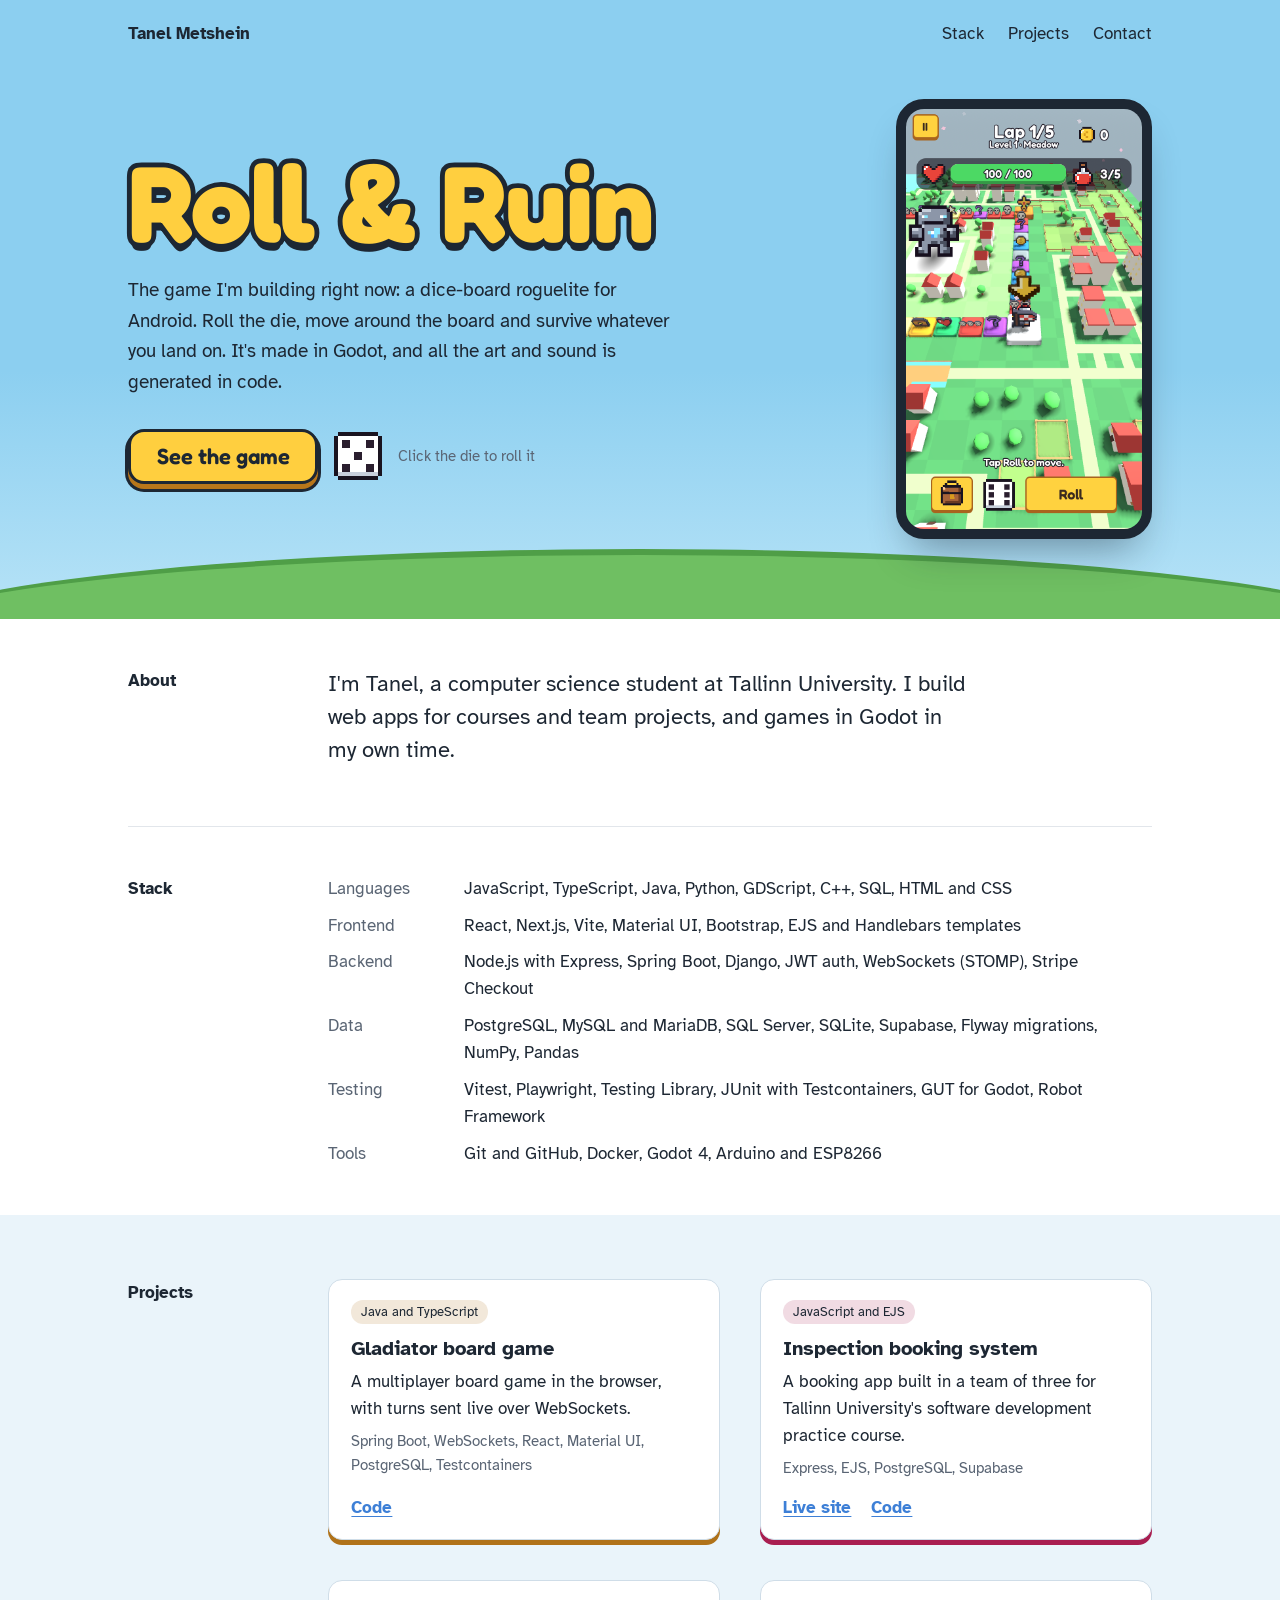
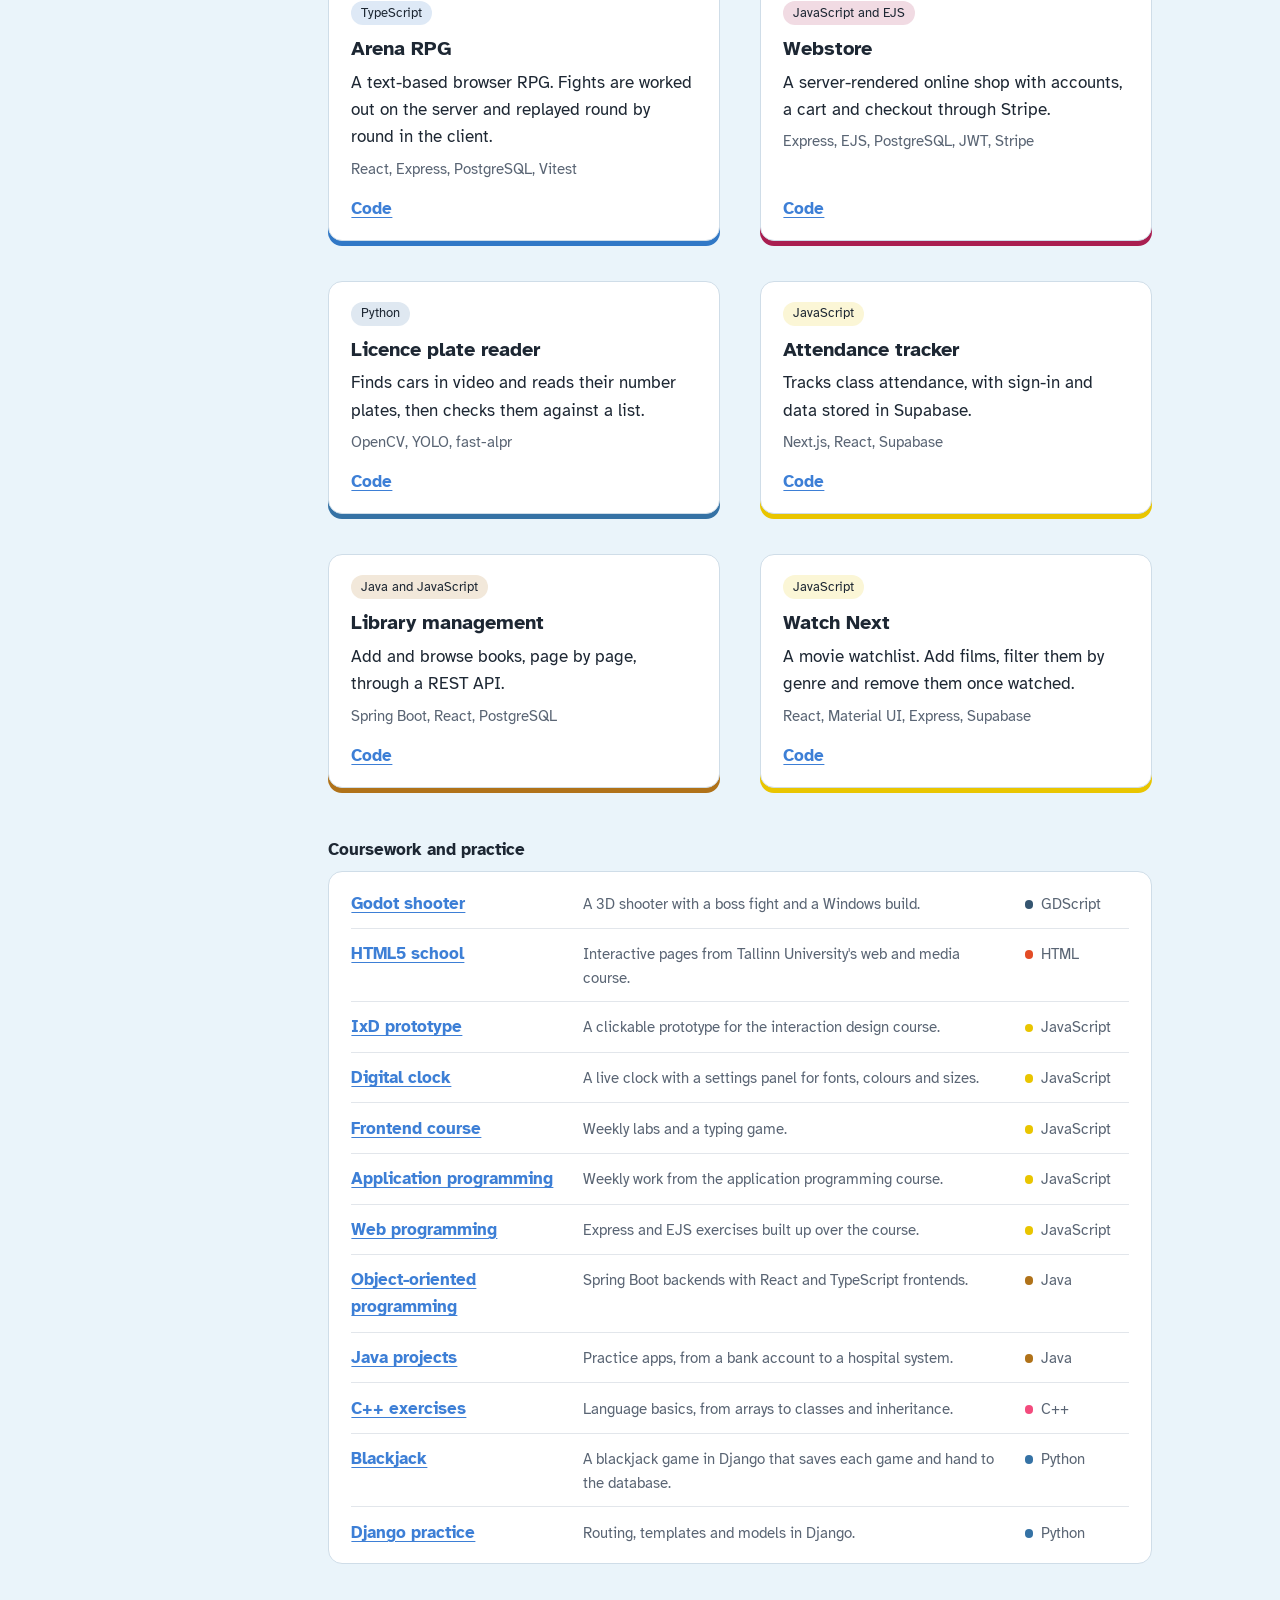
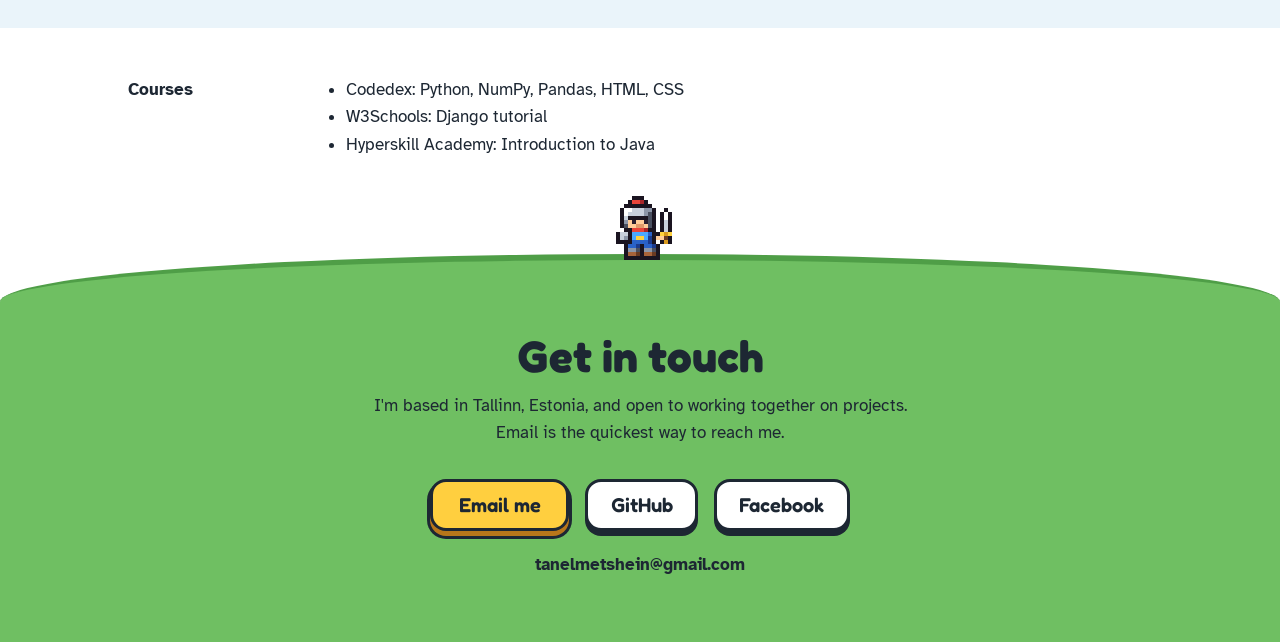
<file: index.html>
<!DOCTYPE html>
<html lang="en">

<head>
    <meta charset="UTF-8">
    <meta name="viewport" content="width=device-width, initial-scale=1.0">
    <meta name="description" content="Tanel Metshein, computer science student in Tallinn. Web apps and games.">
    <link rel="preconnect" href="https://fonts.googleapis.com">
    <link rel="preconnect" href="https://fonts.gstatic.com" crossorigin>
    <link rel="stylesheet"
        href="https://fonts.googleapis.com/css2?family=Atkinson+Hyperlegible:wght@400;700&family=Fredoka:wght@500;600;700&display=swap">
    <link rel="stylesheet" href="style.css">
    <script src="index.js" defer></script>
    <title>Tanel Metshein</title>
</head>

<body>
    <header class="sky">
        <nav class="wrap nav">
            <a class="nav-name" href="#about">Tanel Metshein</a>
            <ul>
                <li><a href="#stack">Stack</a></li>
                <li><a href="#projects">Projects</a></li>
                <li><a href="#contact">Contact</a></li>
            </ul>
        </nav>

        <div class="wrap hero">
            <div class="hero-text">
                <h1 class="game-title">Roll &amp; Ruin</h1>
                <p class="hero-lede">The game I'm building right now: a dice-board roguelite for Android. Roll the
                    die, move around the board and survive whatever you land on. It's made in Godot, and all the art
                    and sound is generated in code.</p>
                <div class="hero-actions">
                    <a class="btn-gold" href="rollandruin/">See the game</a>
                    <button class="die" type="button" aria-label="Roll the die">
                        <img src="rollandruin/img/die_5.png" alt="" width="48" height="48">
                    </button>
                    <span class="die-note" aria-live="polite">Click the die to roll it</span>
                </div>
            </div>
            <a class="phone" href="rollandruin/" aria-label="Roll & Ruin: a level in the Meadow land">
                <img src="rollandruin/img/board.png" alt="" width="360" height="640">
            </a>
        </div>
    </header>

    <main class="wrap">
        <section id="about" class="row">
            <h2>About</h2>
            <div>
                <p class="intro">I'm Tanel, a computer science student at Tallinn University. I build web apps for
                    courses and team projects, and games in Godot in my own time.</p>
            </div>
        </section>

        <section id="stack" class="row">
            <h2>Stack</h2>
            <dl class="stack">
                <dt>Languages</dt>
                <dd>JavaScript, TypeScript, Java, Python, GDScript, C++, SQL, HTML and CSS</dd>
                <dt>Frontend</dt>
                <dd>React, Next.js, Vite, Material UI, Bootstrap, EJS and Handlebars templates</dd>
                <dt>Backend</dt>
                <dd>Node.js with Express, Spring Boot, Django, JWT auth, WebSockets (STOMP), Stripe Checkout</dd>
                <dt>Data</dt>
                <dd>PostgreSQL, MySQL and MariaDB, SQL Server, SQLite, Supabase, Flyway migrations, NumPy, Pandas</dd>
                <dt>Testing</dt>
                <dd>Vitest, Playwright, Testing Library, JUnit with Testcontainers, GUT for Godot, Robot Framework</dd>
                <dt>Tools</dt>
                <dd>Git and GitHub, Docker, Godot 4, Arduino and ESP8266</dd>
            </dl>
        </section>

        <section id="projects" class="row">
            <h2>Projects</h2>
            <div>
                <ul class="projects">
                    <li style="--lang: #b07219">
                        <p class="lang">Java and TypeScript</p>
                        <h3>Gladiator board game</h3>
                        <p>A multiplayer board game in the browser, with turns sent live over WebSockets.</p>
                        <p class="tech">Spring Boot, WebSockets, React, Material UI, PostgreSQL, Testcontainers</p>
                        <p class="go"><a href="https://github.com/W1ttyRat/Browser-Game">Code</a></p>
                    </li>
                    <li style="--lang: #a91e50">
                        <p class="lang">JavaScript and EJS</p>
                        <h3>Inspection booking system</h3>
                        <p>A booking app built in a team of three for Tallinn University's software development
                            practice course.</p>
                        <p class="tech">Express, EJS, PostgreSQL, Supabase</p>
                        <p class="go"><a href="https://tarkvara-projekt.onrender.com">Live site</a>
                            <a href="https://github.com/W1ttyRat/Tarkvara-Projekt">Code</a></p>
                    </li>
                    <li style="--lang: #3178c6">
                        <p class="lang">TypeScript</p>
                        <h3>Arena RPG</h3>
                        <p>A text-based browser RPG. Fights are worked out on the server and replayed round by round
                            in the client.</p>
                        <p class="tech">React, Express, PostgreSQL, Vitest</p>
                        <p class="go"><a href="https://github.com/W1ttyRat/gladiatus">Code</a></p>
                    </li>
                    <li style="--lang: #a91e50">
                        <p class="lang">JavaScript and EJS</p>
                        <h3>Webstore</h3>
                        <p>A server-rendered online shop with accounts, a cart and checkout through Stripe.</p>
                        <p class="tech">Express, EJS, PostgreSQL, JWT, Stripe</p>
                        <p class="go"><a href="https://github.com/W1ttyRat/Webstore">Code</a></p>
                    </li>
                    <li style="--lang: #3572a5">
                        <p class="lang">Python</p>
                        <h3>Licence plate reader</h3>
                        <p>Finds cars in video and reads their number plates, then checks them against a list.</p>
                        <p class="tech">OpenCV, YOLO, fast-alpr</p>
                        <p class="go"><a href="https://github.com/W1ttyRat/TestCamera">Code</a></p>
                    </li>
                    <li style="--lang: #e9c500">
                        <p class="lang">JavaScript</p>
                        <h3>Attendance tracker</h3>
                        <p>Tracks class attendance, with sign-in and data stored in Supabase.</p>
                        <p class="tech">Next.js, React, Supabase</p>
                        <p class="go"><a href="https://github.com/W1ttyRat/AttendanceTracker">Code</a></p>
                    </li>
                    <li style="--lang: #b07219">
                        <p class="lang">Java and JavaScript</p>
                        <h3>Library management</h3>
                        <p>Add and browse books, page by page, through a REST API.</p>
                        <p class="tech">Spring Boot, React, PostgreSQL</p>
                        <p class="go"><a href="https://github.com/W1ttyRat/LibraryManagement">Code</a></p>
                    </li>
                    <li style="--lang: #e9c500">
                        <p class="lang">JavaScript</p>
                        <h3>Watch Next</h3>
                        <p>A movie watchlist. Add films, filter them by genre and remove them once watched.</p>
                        <p class="tech">React, Material UI, Express, Supabase</p>
                        <p class="go"><a href="https://github.com/W1ttyRat/Watch-next">Code</a></p>
                    </li>
                </ul>

                <h3 class="sub">Coursework and practice</h3>
                <ul class="index">
                    <li style="--lang: #355570"><a href="https://github.com/W1ttyRat/godot-shooter-game">Godot
                            shooter</a><span>A 3D shooter with a boss fight and a Windows build.</span><i>GDScript</i>
                    </li>
                    <li style="--lang: #e34c26"><a href="https://w1ttyrat.github.io/html5-school/">HTML5
                            school</a><span>Interactive pages from Tallinn University's web and media
                            course.</span><i>HTML</i></li>
                    <li style="--lang: #e9c500"><a href="https://w1ttyrat.github.io/IxD-prototype/">IxD
                            prototype</a><span>A clickable prototype for the interaction design
                            course.</span><i>JavaScript</i></li>
                    <li style="--lang: #e9c500"><a href="https://w1ttyrat.github.io/kodutoo-1/">Digital
                            clock</a><span>A live clock with a settings panel for fonts, colours and
                            sizes.</span><i>JavaScript</i></li>
                    <li style="--lang: #e9c500"><a href="https://github.com/W1ttyRat/eesrakendused">Frontend
                            course</a><span>Weekly labs and a typing game.</span><i>JavaScript</i></li>
                    <li style="--lang: #e9c500"><a
                            href="https://github.com/W1ttyRat/Rakenduste-programmeerimine">Application
                            programming</a><span>Weekly work from the application programming
                            course.</span><i>JavaScript</i></li>
                    <li style="--lang: #e9c500"><a href="https://github.com/W1ttyRat/veeb_projekt">Web
                            programming</a><span>Express and EJS exercises built up over the
                            course.</span><i>JavaScript</i></li>
                    <li style="--lang: #b07219"><a href="https://github.com/W1ttyRat/oo2026">Object-oriented
                            programming</a><span>Spring Boot backends with React and TypeScript
                            frontends.</span><i>Java</i></li>
                    <li style="--lang: #b07219"><a href="https://github.com/W1ttyRat/javaProjects">Java
                            projects</a><span>Practice apps, from a bank account to a hospital
                            system.</span><i>Java</i></li>
                    <li style="--lang: #f34b7d"><a href="https://github.com/W1ttyRat/C-Projects">C++
                            exercises</a><span>Language basics, from arrays to classes and
                            inheritance.</span><i>C++</i></li>
                    <li style="--lang: #3572a5"><a
                            href="https://github.com/W1ttyRat/blackjack/tree/main/.venv/cardgame">Blackjack</a><span>A
                            blackjack game in Django that saves each game and hand to the
                            database.</span><i>Python</i></li>
                    <li style="--lang: #3572a5"><a href="https://github.com/W1ttyRat/djangoWeb">Django
                            practice</a><span>Routing, templates and models in Django.</span><i>Python</i></li>
                </ul>
            </div>
        </section>

        <section id="courses" class="row">
            <h2>Courses</h2>
            <ul class="plain">
                <li>Codedex: Python, NumPy, Pandas, HTML, CSS</li>
                <li>W3Schools: Django tutorial</li>
                <li>Hyperskill Academy: Introduction to Java</li>
            </ul>
        </section>
    </main>

    <footer id="contact" class="grass">
        <img class="pixel knight" src="rollandruin/img/hero.png" alt="" width="64" height="64">
        <div class="wrap contact">
            <h2>Get in touch</h2>
            <p>I'm based in Tallinn, Estonia, and open to working together on projects. Email is the quickest way
                to reach me.</p>
            <p class="contact-actions">
                <a class="btn-gold" href="mailto:tanelmetshein@gmail.com">Email me</a>
                <a class="btn-plain" href="https://github.com/W1ttyRat">GitHub</a>
                <a class="btn-plain" href="https://www.facebook.com/profile.php?id=100008876081985">Facebook</a>
            </p>
            <p class="email">tanelmetshein@gmail.com</p>
        </div>
    </footer>
</body>

</html>
</file>
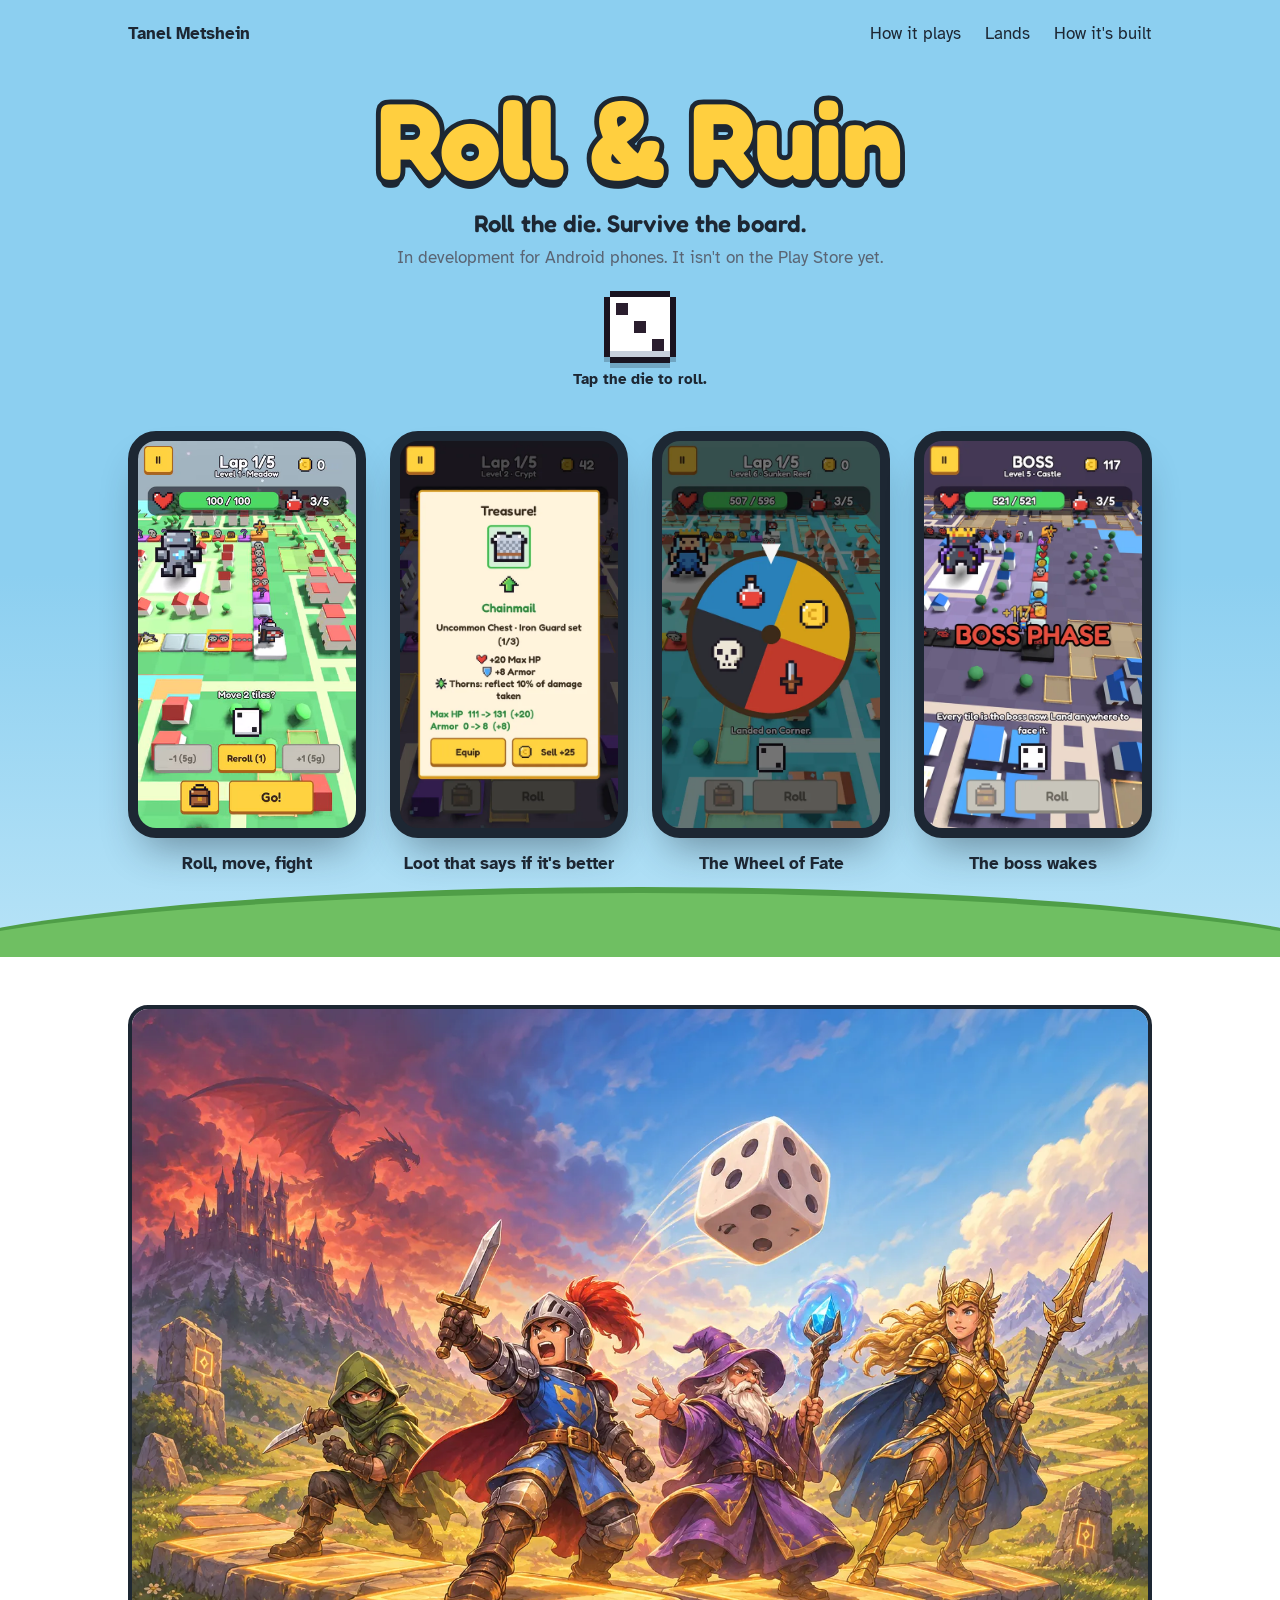
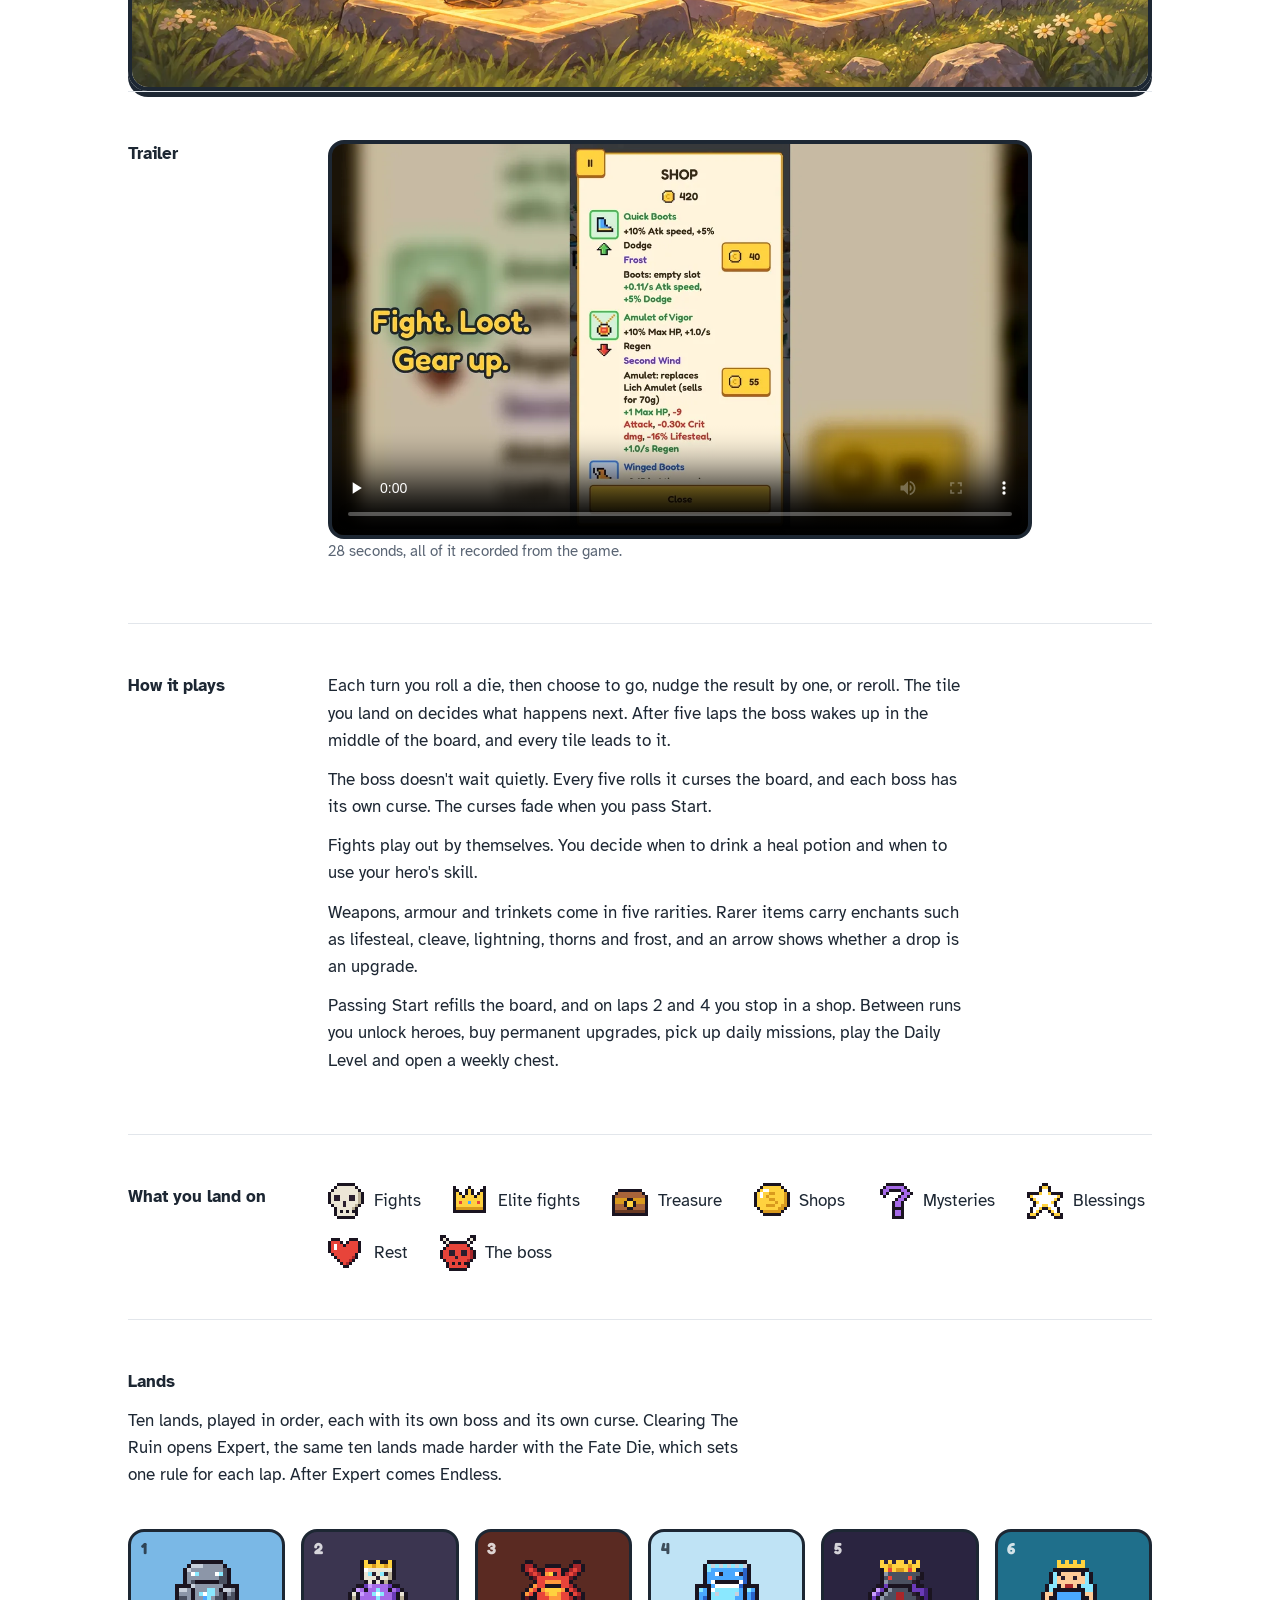
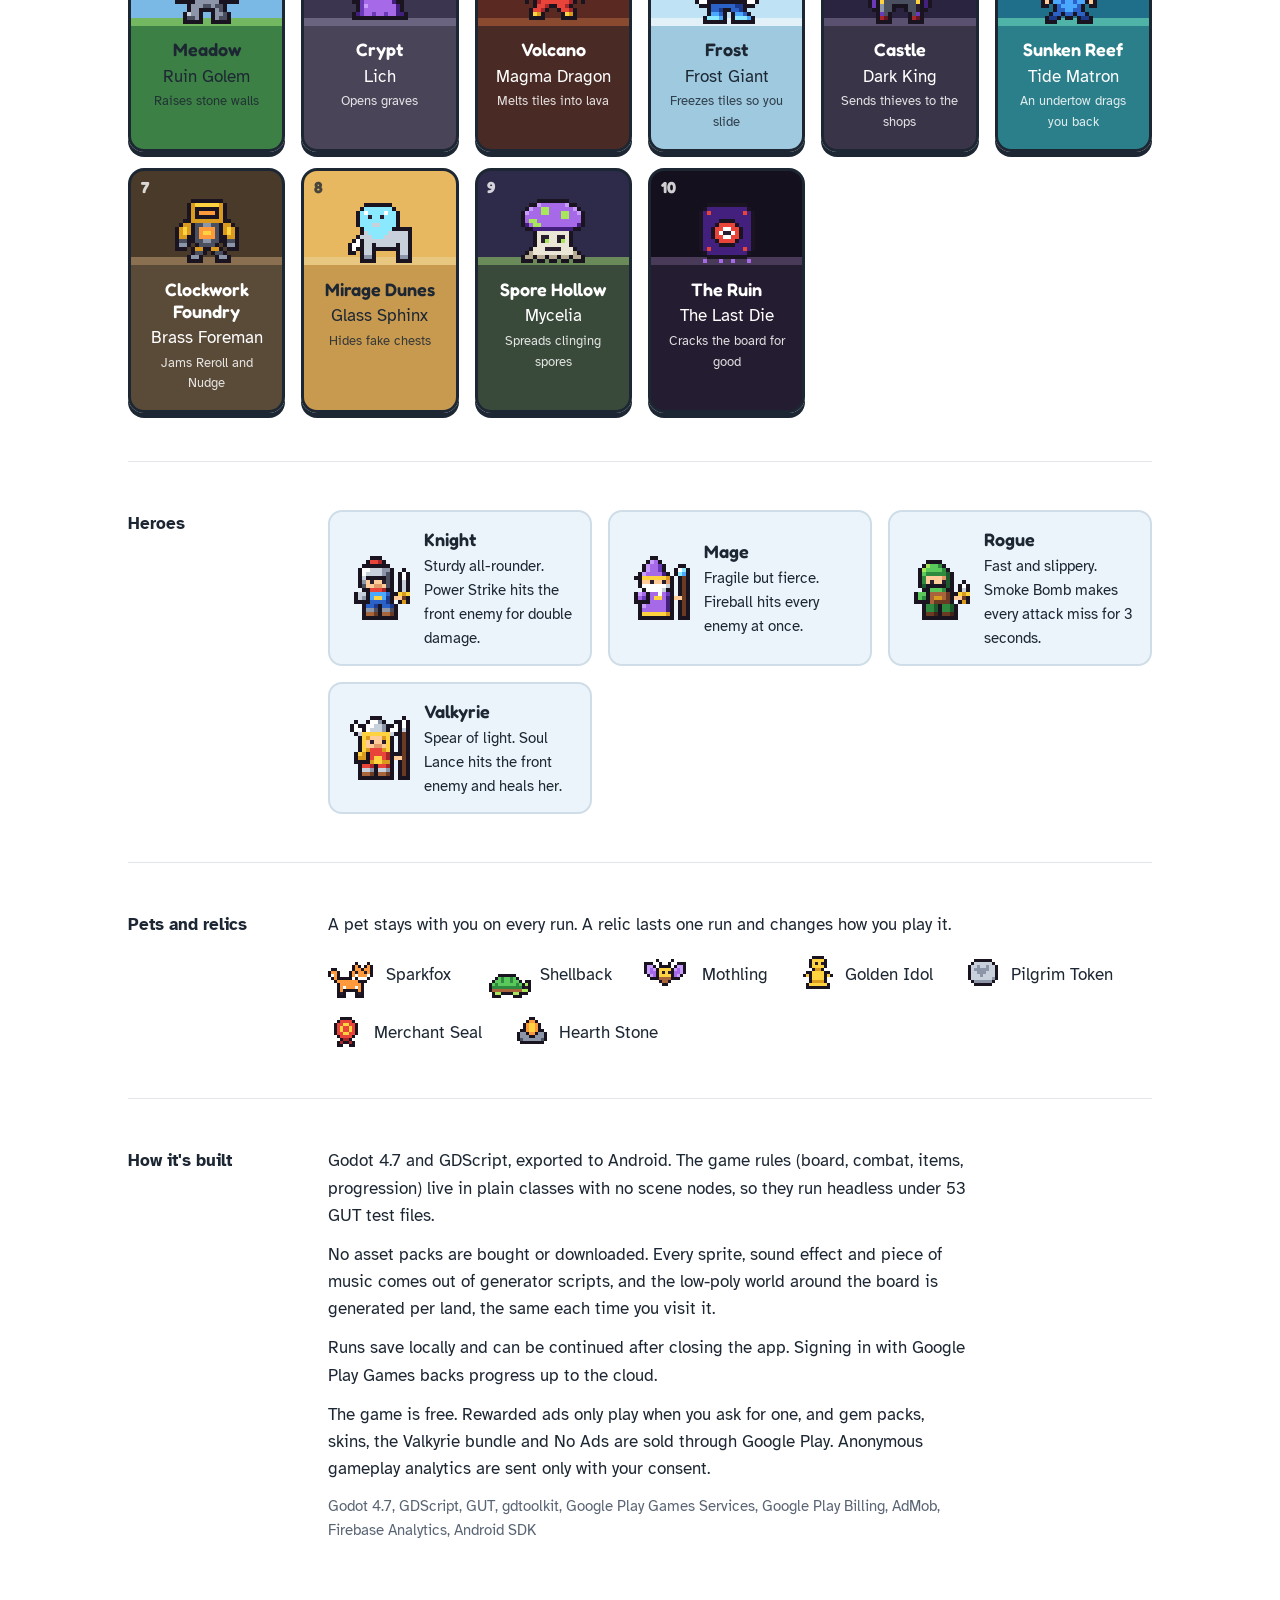
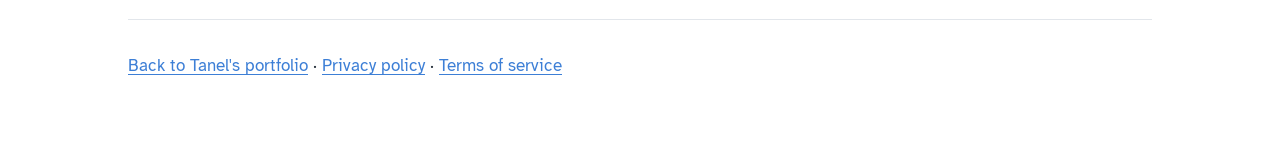
<file: rollandruin/index.html>
<!DOCTYPE html>
<html lang="en">

<head>
    <meta charset="UTF-8">
    <meta name="viewport" content="width=device-width, initial-scale=1.0">
    <meta name="description" content="Roll & Ruin, a dice-board roguelite for Android made in Godot by Tanel Metshein.">
    <meta property="og:type" content="website">
    <meta property="og:title" content="Roll &amp; Ruin">
    <meta property="og:description" content="Roll the die. Survive the board. A dice-board roguelite for Android.">
    <meta property="og:url" content="https://w1ttyrat.github.io/rollandruin/">
    <meta property="og:image" content="https://w1ttyrat.github.io/rollandruin/img/og.png">
    <meta property="og:image:width" content="1200">
    <meta property="og:image:height" content="630">
    <meta name="twitter:card" content="summary_large_image">
    <link rel="preconnect" href="https://fonts.googleapis.com">
    <link rel="preconnect" href="https://fonts.gstatic.com" crossorigin>
    <link rel="stylesheet"
        href="https://fonts.googleapis.com/css2?family=Atkinson+Hyperlegible:wght@400;700&family=Fredoka:wght@500;600;700&display=swap">
    <link rel="stylesheet" href="../style.css">
    <link rel="stylesheet" href="game.css">
    <link rel="icon" href="img/die_6.png">
    <title>Roll &amp; Ruin</title>
    <script src="game.js" defer></script>
</head>

<body>
    <header class="sky">
        <nav class="wrap nav">
            <a class="nav-name" href="../">Tanel Metshein</a>
            <ul>
                <li><a href="#play">How it plays</a></li>
                <li><a href="#lands">Lands</a></li>
                <li><a href="#built">How it's built</a></li>
            </ul>
        </nav>

        <div class="wrap game-head">
            <h1 class="game-title">Roll &amp; Ruin</h1>
            <p class="hero-lede">Roll the die. Survive the board.</p>
            <p class="status">In development for Android phones. It isn't on the Play Store yet.</p>
            <div class="roller">
                <button class="die" id="die" type="button" aria-label="Roll the die">
                    <img class="pixel" id="die-face" src="img/die_6.png" alt="" width="72" height="72">
                </button>
                <p class="die-note" id="die-note" aria-live="polite">Tap the die to roll.</p>
            </div>
        </div>

        <div class="wrap shots">
            <figure>
                <div class="phone">
                    <video id="loop" muted loop playsinline preload="none" poster="media/loop_poster.webp"
                        width="360" height="640"
                        aria-label="Gameplay clip: a roll in Meadow, the knight hops two tiles and fights two slimes">
                        <source src="media/loop.webm" type="video/webm">
                        <source src="media/loop.mp4" type="video/mp4">
                    </video>
                </div>
                <figcaption>Roll, move, fight</figcaption>
            </figure>
            <figure>
                <div class="phone"><img src="img/shot_treasure.webp"
                        alt="A treasure popup offering Chainmail, with a green arrow marking it as an upgrade"
                        width="540" height="960"></div>
                <figcaption>Loot that says if it's better</figcaption>
            </figure>
            <figure>
                <div class="phone"><img src="img/shot_wheel.webp"
                        alt="The Wheel of Fate spinning over the Sunken Reef board" width="540" height="960"></div>
                <figcaption>The Wheel of Fate</figcaption>
            </figure>
            <figure>
                <div class="phone"><img src="img/shot_boss_wakes.webp"
                        alt="The Castle board with a red Boss Phase banner as the Dark King wakes" width="540"
                        height="960"></div>
                <figcaption>The boss wakes</figcaption>
            </figure>
        </div>
    </header>

    <main class="wrap">
        <figure class="keyart reveal">
            <img src="img/keyart.webp" width="1536" height="1024" loading="lazy"
                alt="Painted key art: the rogue, knight, mage and valkyrie on a path of glowing board tiles, a giant die tumbling overhead, a castle and a dragon on the horizon">
        </figure>

        <section id="trailer" class="row reveal">
            <h2>Trailer</h2>
            <div>
                <video class="trailer" controls preload="none" poster="media/trailer_poster.webp" width="1280"
                    height="720">
                    <source src="media/trailer.mp4" type="video/mp4">
                    <a href="media/trailer.mp4">Watch the trailer (MP4)</a>
                </video>
                <p class="small">28 seconds, all of it recorded from the game.</p>
            </div>
        </section>

        <section id="play" class="row reveal">
            <h2>How it plays</h2>
            <div>
                <p>Each turn you roll a die, then choose to go, nudge the result by one, or reroll. The tile you
                    land on decides what happens next. After five laps the boss wakes up in the middle of the board,
                    and every tile leads to it.</p>
                <p>The boss doesn't wait quietly. Every five rolls it curses the board, and each boss has its own
                    curse. The curses fade when you pass Start.</p>
                <p>Fights play out by themselves. You decide when to drink a heal potion and when to use your
                    hero's skill.</p>
                <p>Weapons, armour and trinkets come in five rarities. Rarer items carry enchants such as
                    lifesteal, cleave, lightning, thorns and frost, and an arrow shows whether a drop is an
                    upgrade.</p>
                <p>Passing Start refills the board, and on laps 2 and 4 you stop in a shop. Between runs you
                    unlock heroes, buy permanent upgrades, pick up daily missions, play the Daily Level and open
                    a weekly chest.</p>
            </div>
        </section>

        <section class="row reveal">
            <h2>What you land on</h2>
            <ul class="sprites">
                <li><img class="pixel" src="img/skull.png" alt="" width="36" height="36">Fights</li>
                <li><img class="pixel" src="img/icon_elite.png" alt="" width="36" height="36">Elite fights</li>
                <li><img class="pixel" src="img/icon_treasure.png" alt="" width="36" height="36">Treasure</li>
                <li><img class="pixel" src="img/icon_shop.png" alt="" width="36" height="36">Shops</li>
                <li><img class="pixel" src="img/icon_mystery.png" alt="" width="36" height="36">Mysteries</li>
                <li><img class="pixel" src="img/blessing.png" alt="" width="36" height="36">Blessings</li>
                <li><img class="pixel" src="img/icon_rest.png" alt="" width="36" height="36">Rest</li>
                <li><img class="pixel" src="img/icon_boss.png" alt="" width="36" height="36">The boss</li>
            </ul>
        </section>

        <section id="lands" class="row wide reveal">
            <h2>Lands</h2>
            <p>Ten lands, played in order, each with its own boss and its own curse. Clearing The Ruin opens
                Expert, the same ten lands made harder with the Fate Die, which sets one rule for each lap. After
                Expert comes Endless.</p>
            <ol class="land-grid">
                <li class="land light" data-fx="petals" style="--sky:#7ab8e6;--ground:#3d8045;--plate:#73b861">
                    <span class="sprite" style="--sheet:url(img/anim/golem.png)"></span>
                    <strong>Meadow</strong><span>Ruin Golem</span><small>Raises stone walls</small>
                </li>
                <li class="land" data-fx="wisps" style="--sky:#3b3550;--ground:#4a4458;--plate:#6b6480">
                    <span class="sprite" style="--sheet:url(img/anim/lich.png)"></span>
                    <strong>Crypt</strong><span>Lich</span><small>Opens graves</small>
                </li>
                <li class="land" data-fx="embers" style="--sky:#5a2a22;--ground:#4a2a24;--plate:#8a4a30">
                    <span class="sprite" style="--sheet:url(img/anim/magma_dragon.png)"></span>
                    <strong>Volcano</strong><span>Magma Dragon</span><small>Melts tiles into lava</small>
                </li>
                <li class="land light" data-fx="snow" style="--sky:#bfe3f5;--ground:#9ec9de;--plate:#e2f1f8">
                    <span class="sprite" style="--sheet:url(img/anim/frost_giant.png)"></span>
                    <strong>Frost</strong><span>Frost Giant</span><small>Freezes tiles so you slide</small>
                </li>
                <li class="land" data-fx="dust" style="--sky:#2a2440;--ground:#3a3448;--plate:#5a5070">
                    <span class="sprite" style="--sheet:url(img/anim/dark_king.png)"></span>
                    <strong>Castle</strong><span>Dark King</span><small>Sends thieves to the shops</small>
                </li>
                <li class="land" data-fx="wisps" style="--sky:#1f6f8b;--ground:#2a7f8a;--plate:#4fb3a8">
                    <span class="sprite" style="--sheet:url(img/anim/tide_matron.png)"></span>
                    <strong>Sunken Reef</strong><span>Tide Matron</span><small>An undertow drags you back</small>
                </li>
                <li class="land" data-fx="embers" style="--sky:#4a3a2a;--ground:#5a4a38;--plate:#8a7050">
                    <span class="sprite" style="--sheet:url(img/anim/brass_foreman.png)"></span>
                    <strong>Clockwork Foundry</strong><span>Brass Foreman</span><small>Jams Reroll and
                        Nudge</small>
                </li>
                <li class="land light" data-fx="dust" style="--sky:#e8b860;--ground:#c89a50;--plate:#e8c880">
                    <span class="sprite" style="--sheet:url(img/anim/glass_sphinx.png)"></span>
                    <strong>Mirage Dunes</strong><span>Glass Sphinx</span><small>Hides fake chests</small>
                </li>
                <li class="land" data-fx="wisps" style="--sky:#2e2a4a;--ground:#3a4a3a;--plate:#6a8a5a">
                    <span class="sprite" style="--sheet:url(img/anim/mycelia.png)"></span>
                    <strong>Spore Hollow</strong><span>Mycelia</span><small>Spreads clinging spores</small>
                </li>
                <li class="land" data-fx="embers" style="--sky:#14101e;--ground:#241c30;--plate:#4a3a5a">
                    <span class="sprite" style="--sheet:url(img/anim/last_die.png)"></span>
                    <strong>The Ruin</strong><span>The Last Die</span><small>Cracks the board for good</small>
                </li>
            </ol>
        </section>

        <section class="row reveal">
            <h2>Heroes</h2>
            <ul class="cards">
                <li><span class="sprite" style="--sheet:url(img/anim/hero.png)"></span>
                    <div><strong>Knight</strong>
                        <p>Sturdy all-rounder. Power Strike hits the front enemy for double damage.</p>
                    </div>
                </li>
                <li><span class="sprite" style="--sheet:url(img/anim/hero_mage.png)"></span>
                    <div><strong>Mage</strong>
                        <p>Fragile but fierce. Fireball hits every enemy at once.</p>
                    </div>
                </li>
                <li><span class="sprite" style="--sheet:url(img/anim/hero_rogue.png)"></span>
                    <div><strong>Rogue</strong>
                        <p>Fast and slippery. Smoke Bomb makes every attack miss for 3 seconds.</p>
                    </div>
                </li>
                <li><span class="sprite" style="--sheet:url(img/anim/hero_valkyrie.png)"></span>
                    <div><strong>Valkyrie</strong>
                        <p>Spear of light. Soul Lance hits the front enemy and heals her.</p>
                    </div>
                </li>
            </ul>
        </section>

        <section class="row reveal">
            <h2>Pets and relics</h2>
            <div>
                <p>A pet stays with you on every run. A relic lasts one run and changes how you play it.</p>
                <ul class="sprites">
                    <li><img class="pixel" src="img/sparkfox.png" alt="" width="48" height="48" loading="lazy">Sparkfox</li>
                    <li><img class="pixel" src="img/shellback.png" alt="" width="48" height="48" loading="lazy">Shellback</li>
                    <li><img class="pixel" src="img/mothling.png" alt="" width="48" height="48" loading="lazy">Mothling</li>
                    <li><img class="pixel" src="img/golden_idol.png" alt="" width="36" height="36" loading="lazy">Golden Idol</li>
                    <li><img class="pixel" src="img/pilgrim_token.png" alt="" width="36" height="36" loading="lazy">Pilgrim Token</li>
                    <li><img class="pixel" src="img/merchant_seal.png" alt="" width="36" height="36" loading="lazy">Merchant Seal</li>
                    <li><img class="pixel" src="img/hearth_stone.png" alt="" width="36" height="36" loading="lazy">Hearth Stone</li>
                </ul>
            </div>
        </section>

        <section id="built" class="row reveal">
            <h2>How it's built</h2>
            <div>
                <p>Godot 4.7 and GDScript, exported to Android. The game rules (board, combat, items,
                    progression) live in plain classes with no scene nodes, so they run headless under 53 GUT test
                    files.</p>
                <p>No asset packs are bought or downloaded. Every sprite, sound effect and piece of music comes out of
                    generator scripts, and the low-poly world around the board is generated per land, the same
                    each time you visit it.</p>
                <p>Runs save locally and can be continued after closing the app. Signing in with Google Play Games
                    backs progress up to the cloud.</p>
                <p>The game is free. Rewarded ads only play when you ask for one, and gem packs, skins, the
                    Valkyrie bundle and No Ads are sold through Google Play. Anonymous gameplay analytics are sent
                    only with your consent.</p>
                <p class="tech">Godot 4.7, GDScript, GUT, gdtoolkit, Google Play Games Services, Google Play
                    Billing, AdMob, Firebase Analytics, Android SDK</p>
            </div>
        </section>

        <p class="back"><a href="../">Back to Tanel's portfolio</a> · <a href="privacy/">Privacy policy</a> · <a href="terms/">Terms of service</a></p>
    </main>
</body>

</html>
</file>
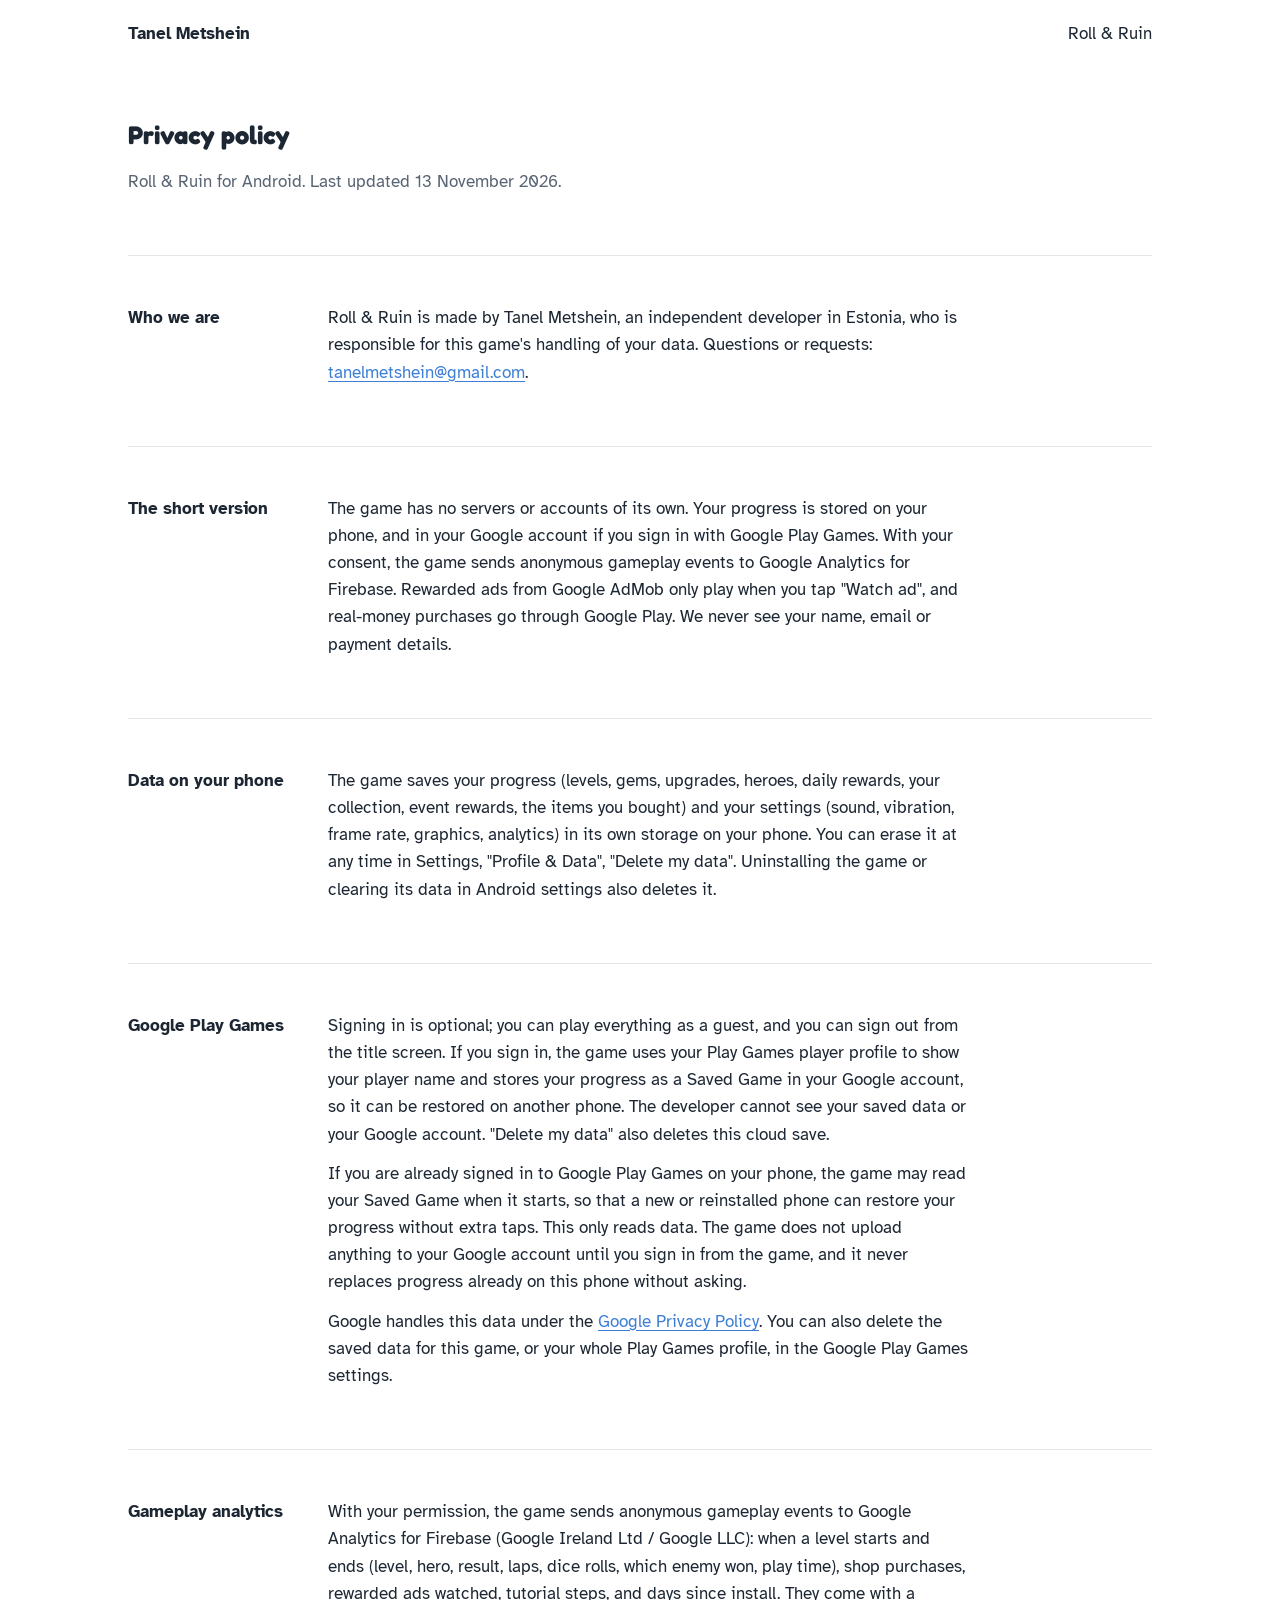
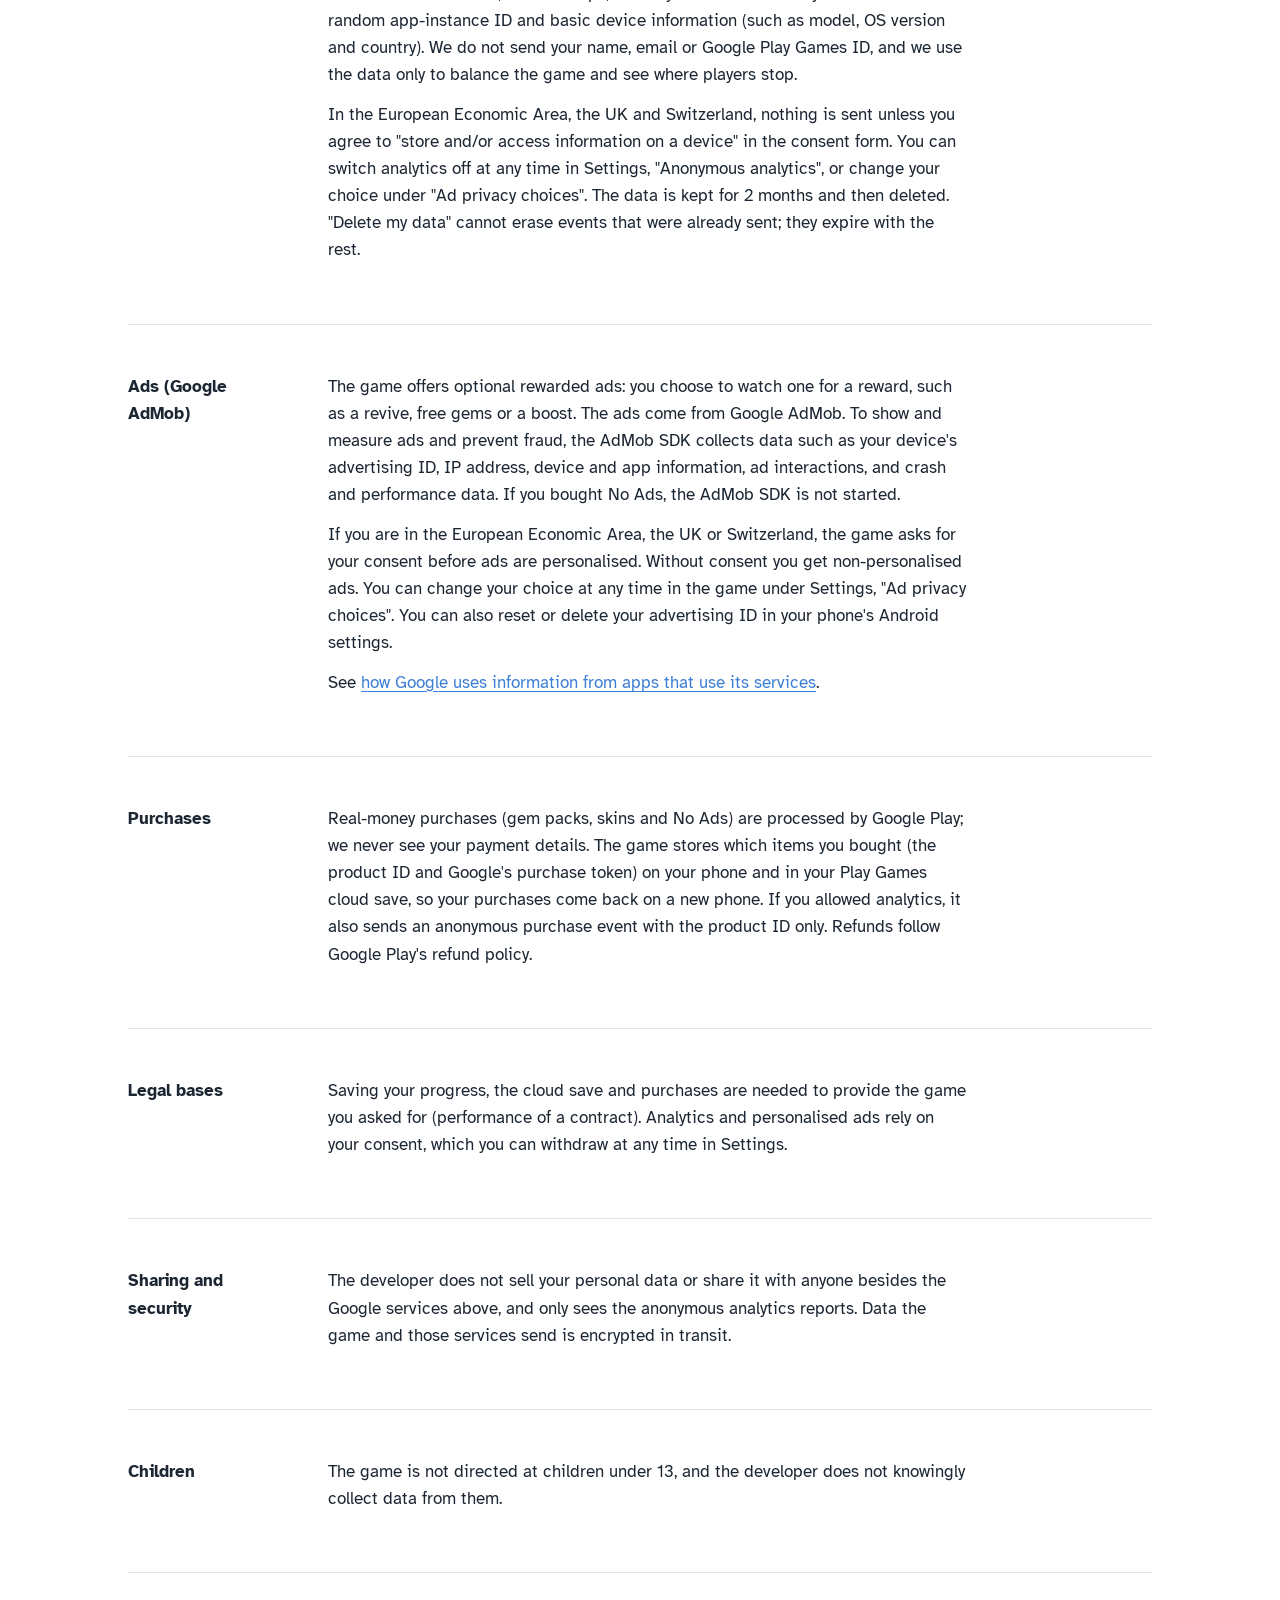
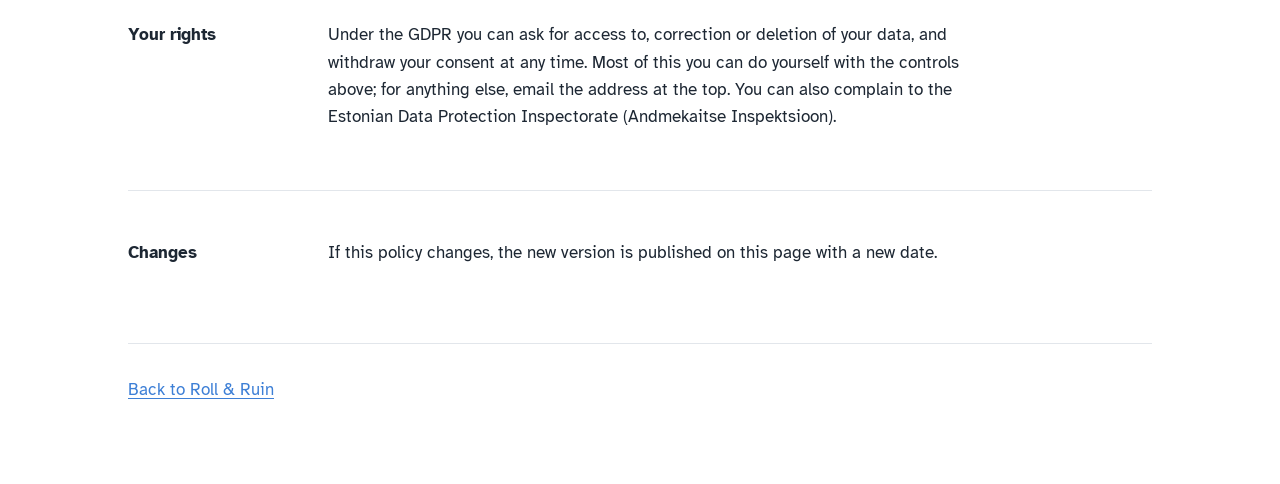
<file: rollandruin/privacy/index.html>
<!DOCTYPE html>
<html lang="en">

<head>
    <meta charset="UTF-8">
    <meta name="viewport" content="width=device-width, initial-scale=1.0">
    <meta name="description" content="Privacy policy for Roll & Ruin, the Android game by Tanel Metshein.">
    <link rel="preconnect" href="https://fonts.googleapis.com">
    <link rel="preconnect" href="https://fonts.gstatic.com" crossorigin>
    <link rel="stylesheet"
        href="https://fonts.googleapis.com/css2?family=Atkinson+Hyperlegible:wght@400;700&family=Fredoka:wght@500;600;700&display=swap">
    <link rel="stylesheet" href="../../style.css">
    <link rel="icon" href="../img/die_6.png">
    <title>Roll &amp; Ruin privacy policy</title>
</head>

<body>
    <main class="wrap">
        <nav class="nav">
            <a class="nav-name" href="../../">Tanel Metshein</a>
            <ul>
                <li><a href="../">Roll &amp; Ruin</a></li>
            </ul>
        </nav>

        <section class="row" style="border-top: 0">
            <h1 style="grid-column: 1 / -1; margin: 0; font-family: var(--game)">Privacy policy</h1>
            <p class="muted" style="grid-column: 1 / -1">Roll &amp; Ruin for Android. Last updated 13 November
                2026.</p>
        </section>

        <section class="row">
            <h2>Who we are</h2>
            <div>
                <p>Roll &amp; Ruin is made by Tanel Metshein, an independent developer in Estonia, who is
                    responsible for this game's handling of your data. Questions or requests:
                    <a href="mailto:tanelmetshein@gmail.com">tanelmetshein@gmail.com</a>.</p>
            </div>
        </section>

        <section class="row">
            <h2>The short version</h2>
            <div>
                <p>The game has no servers or accounts of its own. Your progress is stored on your phone, and
                    in your Google account if you sign in with Google Play Games. With your consent, the game
                    sends anonymous gameplay events to Google Analytics for Firebase. Rewarded ads from Google
                    AdMob only play when you tap "Watch ad", and real-money purchases go through Google Play. We
                    never see your name, email or payment details.</p>
            </div>
        </section>

        <section class="row">
            <h2>Data on your phone</h2>
            <div>
                <p>The game saves your progress (levels, gems, upgrades, heroes, daily rewards, your collection,
                    event rewards, the items you bought) and your settings (sound, vibration, frame rate,
                    graphics, analytics) in its own storage on
                    your phone. You can erase it at any time in Settings, "Profile &amp; Data", "Delete my
                    data". Uninstalling the game or clearing its data in Android settings also deletes it.</p>
            </div>
        </section>

        <section class="row">
            <h2>Google Play Games</h2>
            <div>
                <p>Signing in is optional; you can play everything as a guest, and you can sign out from the
                    title screen. If you sign in, the game uses your Play Games player profile to show your
                    player name and stores your progress as a Saved Game in your Google account, so it can be
                    restored on another phone. The developer cannot see your saved data or your Google
                    account. "Delete my data" also deletes this cloud save.</p>
                <p>If you are already signed in to Google Play Games on your phone, the game may read your
                    Saved Game when it starts, so that a new or reinstalled phone can restore your progress
                    without extra taps. This only reads data. The game does not upload anything to your Google
                    account until you sign in from the game, and it never replaces progress already on this
                    phone without asking.</p>
                <p>Google handles this data under the <a href="https://policies.google.com/privacy">Google
                        Privacy Policy</a>. You can also delete the saved data for this game, or your whole Play
                    Games profile, in the Google Play Games settings.</p>
            </div>
        </section>

        <section class="row">
            <h2>Gameplay analytics</h2>
            <div>
                <p>With your permission, the game sends anonymous gameplay events to Google Analytics for
                    Firebase (Google Ireland Ltd / Google LLC): when a level starts and ends (level, hero,
                    result, laps, dice rolls, which enemy won, play time), shop purchases, rewarded ads
                    watched, tutorial steps, and days since install. They come with a random app-instance ID
                    and basic device information (such as model, OS version and country). We do not send your
                    name, email or Google Play Games ID, and we use the data only to balance the game and see
                    where players stop.</p>
                <p>In the European Economic Area, the UK and Switzerland, nothing is sent unless you agree to
                    "store and/or access information on a device" in the consent form. You can switch analytics
                    off at any time in Settings, "Anonymous analytics", or change your choice under "Ad privacy
                    choices". The data is kept for 2 months and then deleted. "Delete my data" cannot erase
                    events that were already sent; they expire with the rest.</p>
            </div>
        </section>

        <section class="row">
            <h2>Ads (Google AdMob)</h2>
            <div>
                <p>The game offers optional rewarded ads: you choose to watch one for a reward, such as a revive,
                    free gems or a boost. The ads come from Google AdMob. To show and measure ads and prevent
                    fraud, the AdMob SDK collects data such as your device's advertising ID, IP address, device
                    and app information, ad interactions, and crash and performance data. If you bought No Ads,
                    the AdMob SDK is not started.</p>
                <p>If you are in the European Economic Area, the UK or Switzerland, the game asks for your consent
                    before ads are personalised. Without consent you get non-personalised ads. You can change
                    your choice at any time in the game under Settings, "Ad privacy choices". You can also reset
                    or delete your advertising ID in your phone's Android settings.</p>
                <p>See <a href="https://policies.google.com/technologies/partner-sites">how Google uses
                        information from apps that use its services</a>.</p>
            </div>
        </section>

        <section class="row">
            <h2>Purchases</h2>
            <div>
                <p>Real-money purchases (gem packs, skins and No Ads) are processed by Google Play; we never see
                    your payment details. The game stores which items you bought (the product ID and Google's
                    purchase token) on your phone and in your Play Games cloud save, so your purchases come back
                    on a new phone. If you allowed analytics, it also sends an anonymous purchase event with the
                    product ID only. Refunds follow Google Play's refund policy.</p>
            </div>
        </section>

        <section class="row">
            <h2>Legal bases</h2>
            <div>
                <p>Saving your progress, the cloud save and purchases are needed to provide the game you asked
                    for (performance of a contract). Analytics and personalised ads rely on your consent, which
                    you can withdraw at any time in Settings.</p>
            </div>
        </section>

        <section class="row">
            <h2>Sharing and security</h2>
            <div>
                <p>The developer does not sell your personal data or share it with anyone besides the Google
                    services above, and only sees the anonymous analytics reports. Data the game and those
                    services send is encrypted in transit.</p>
            </div>
        </section>

        <section class="row">
            <h2>Children</h2>
            <div>
                <p>The game is not directed at children under 13, and the developer does not knowingly collect
                    data from them.</p>
            </div>
        </section>

        <section class="row">
            <h2>Your rights</h2>
            <div>
                <p>Under the GDPR you can ask for access to, correction or deletion of your data, and withdraw
                    your consent at any time. Most of this you can do yourself with the controls above; for
                    anything else, email the address at the top. You can also complain to the Estonian Data
                    Protection Inspectorate (Andmekaitse Inspektsioon).</p>
            </div>
        </section>

        <section class="row">
            <h2>Changes</h2>
            <div>
                <p>If this policy changes, the new version is published on this page with a new date.</p>
            </div>
        </section>

        <p class="back"><a href="../">Back to Roll &amp; Ruin</a></p>
    </main>
</body>

</html>
</file>
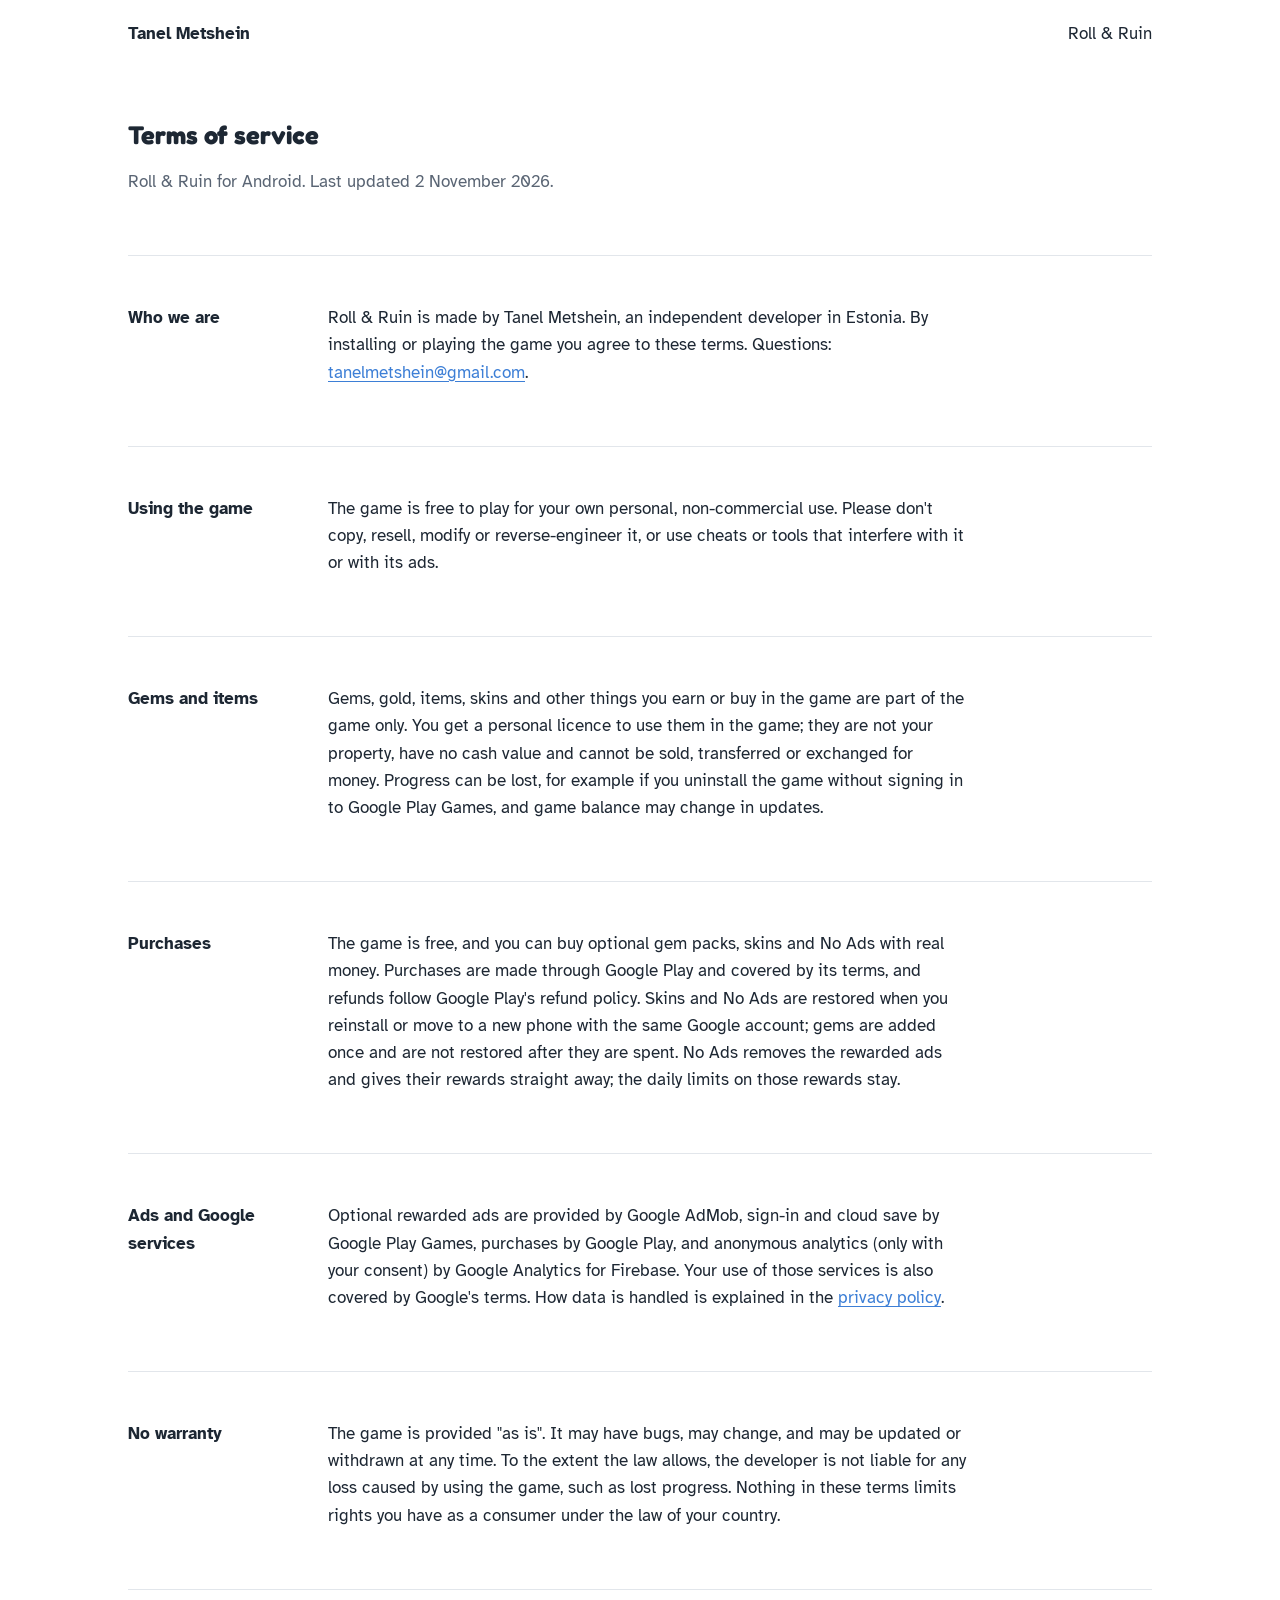
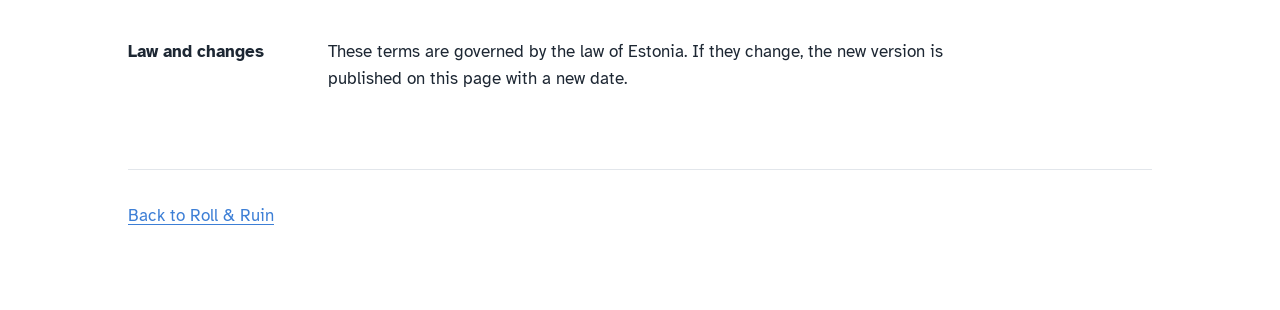
<file: rollandruin/terms/index.html>
<!DOCTYPE html>
<html lang="en">

<head>
    <meta charset="UTF-8">
    <meta name="viewport" content="width=device-width, initial-scale=1.0">
    <meta name="description" content="Terms of service for Roll & Ruin, the Android game by Tanel Metshein.">
    <link rel="preconnect" href="https://fonts.googleapis.com">
    <link rel="preconnect" href="https://fonts.gstatic.com" crossorigin>
    <link rel="stylesheet"
        href="https://fonts.googleapis.com/css2?family=Atkinson+Hyperlegible:wght@400;700&family=Fredoka:wght@500;600;700&display=swap">
    <link rel="stylesheet" href="../../style.css">
    <link rel="icon" href="../img/die_6.png">
    <title>Roll &amp; Ruin terms of service</title>
</head>

<body>
    <main class="wrap">
        <nav class="nav">
            <a class="nav-name" href="../../">Tanel Metshein</a>
            <ul>
                <li><a href="../">Roll &amp; Ruin</a></li>
            </ul>
        </nav>

        <section class="row" style="border-top: 0">
            <h1 style="grid-column: 1 / -1; margin: 0; font-family: var(--game)">Terms of service</h1>
            <p class="muted" style="grid-column: 1 / -1">Roll &amp; Ruin for Android. Last updated 2 November
                2026.</p>
        </section>

        <section class="row">
            <h2>Who we are</h2>
            <div>
                <p>Roll &amp; Ruin is made by Tanel Metshein, an independent developer in Estonia. By installing or
                    playing the game you agree to these terms. Questions:
                    <a href="mailto:tanelmetshein@gmail.com">tanelmetshein@gmail.com</a>.</p>
            </div>
        </section>

        <section class="row">
            <h2>Using the game</h2>
            <div>
                <p>The game is free to play for your own personal, non-commercial use. Please don't copy, resell,
                    modify or reverse-engineer it, or use cheats or tools that interfere with it or with its ads.</p>
            </div>
        </section>

        <section class="row">
            <h2>Gems and items</h2>
            <div>
                <p>Gems, gold, items, skins and other things you earn or buy in the game are part of the game
                    only. You get a personal licence to use them in the game; they are not your property, have no
                    cash value and cannot be sold, transferred or exchanged for money. Progress can be lost, for
                    example if you uninstall the game without signing in to Google Play Games, and game balance
                    may change in updates.</p>
            </div>
        </section>

        <section class="row">
            <h2>Purchases</h2>
            <div>
                <p>The game is free, and you can buy optional gem packs, skins and No Ads with real money.
                    Purchases are made through Google Play and covered by its terms, and refunds follow Google
                    Play's refund policy. Skins and No Ads are restored when you reinstall or move to a new
                    phone with the same Google account; gems are added once and are not restored after they
                    are spent. No Ads removes the rewarded ads and gives their rewards straight away; the daily
                    limits on those rewards stay.</p>
            </div>
        </section>

        <section class="row">
            <h2>Ads and Google services</h2>
            <div>
                <p>Optional rewarded ads are provided by Google AdMob, sign-in and cloud save by Google Play
                    Games, purchases by Google Play, and anonymous analytics (only with your consent) by Google
                    Analytics for Firebase. Your use of those services is also covered by Google's terms. How
                    data is handled is explained in the <a href="../privacy/">privacy policy</a>.</p>
            </div>
        </section>

        <section class="row">
            <h2>No warranty</h2>
            <div>
                <p>The game is provided "as is". It may have bugs, may change, and may be updated or withdrawn at
                    any time. To the extent the law allows, the developer is not liable for any loss caused by using
                    the game, such as lost progress. Nothing in these terms limits rights you have as a consumer
                    under the law of your country.</p>
            </div>
        </section>

        <section class="row">
            <h2>Law and changes</h2>
            <div>
                <p>These terms are governed by the law of Estonia. If they change, the new version is published
                    on this page with a new date.</p>
            </div>
        </section>

        <p class="back"><a href="../">Back to Roll &amp; Ruin</a></p>
    </main>
</body>

</html>
</file>
<file: style.css>
:root {
    /* sky, grass and gold are lifted from Roll & Ruin's title screen */
    --sky: #8ccff0;
    --sky-deep: #3d7fd6;
    --grass: #6fbf62;
    --grass-dark: #4f9e47;
    --gold: #ffcf3f;
    --gold-edge: #b8761a;
    --ink: #1d2733;
    --muted: #5a6574;
    --line: #e2e6eb;
    --paper: #ffffff;
    --tint: #eaf4fa;
    --panel-line: #cfdde8;
    --body: "Atkinson Hyperlegible", system-ui, sans-serif;
    --game: "Fredoka", "Atkinson Hyperlegible", sans-serif;
}

* {
    box-sizing: border-box;
}

html {
    scroll-behavior: smooth;
}

body {
    margin: 0;
    background: var(--paper);
    color: var(--ink);
    font: 1.0625rem/1.6 var(--body);
}

img {
    max-width: 100%;
}

a {
    color: var(--sky-deep);
    text-underline-offset: 0.18em;
}

a:hover {
    color: var(--ink);
}

:focus-visible {
    outline: 3px solid var(--sky-deep);
    outline-offset: 3px;
    border-radius: 4px;
}

.wrap {
    width: min(64rem, 100% - 2rem);
    margin-inline: auto;
}

.muted {
    color: var(--muted);
}

/* ---------- Sky band: the game hero ---------- */

.sky {
    position: relative;
    overflow: hidden;
    background: linear-gradient(var(--sky) 60%, #b7e3f7);
    padding-bottom: 5rem;
}

/* the green hill along the bottom, as on the game's title screen */
.sky::after {
    content: "";
    position: absolute;
    left: -10%;
    right: -10%;
    bottom: -7rem;
    height: 11rem;
    background: var(--grass);
    border-top: 6px solid var(--grass-dark);
    border-radius: 50% 50% 0 0;
}

.nav {
    display: flex;
    flex-wrap: wrap;
    justify-content: space-between;
    align-items: center;
    gap: 0.5rem 1.5rem;
    padding: 1.25rem 0;
}

.nav a {
    color: var(--ink);
    text-decoration: none;
}

.nav a:hover {
    text-decoration: underline;
}

.nav-name {
    font-weight: 700;
}

.nav ul {
    display: flex;
    gap: 1.5rem;
    margin: 0;
    padding: 0;
    list-style: none;
}

.hero {
    position: relative;
    z-index: 1;
    display: grid;
    grid-template-columns: 1fr auto;
    align-items: center;
    gap: 2rem 4rem;
    padding-top: 2rem;
}

.game-title {
    margin: 0;
    font-family: var(--game);
    font-weight: 700;
    font-size: clamp(3.5rem, 10vw, 6.75rem);
    line-height: 0.9;
    color: var(--gold);
    -webkit-text-stroke: 0.09em var(--ink);
    paint-order: stroke fill;
    text-shadow: 0 0.07em 0 var(--ink);
}

.hero-lede {
    max-width: 34rem;
    margin: 1.5rem 0 2rem;
    font-size: 1.1875rem;
}

.hero-actions {
    display: flex;
    flex-wrap: wrap;
    align-items: center;
    gap: 1rem;
}

.btn-gold {
    display: inline-block;
    padding: 0.7rem 1.6rem;
    font: 600 1.375rem/1.2 var(--game);
    color: var(--ink);
    text-decoration: none;
    background: var(--gold);
    border: 3px solid var(--ink);
    border-radius: 16px;
    box-shadow: 0 5px 0 var(--gold-edge), 0 5px 0 3px var(--ink);
    transition: transform 80ms, box-shadow 80ms;
}

.btn-gold:hover {
    color: var(--ink);
    background: #ffd95f;
}

.btn-gold:active {
    transform: translateY(4px);
    box-shadow: 0 1px 0 var(--gold-edge), 0 1px 0 3px var(--ink);
}

.die {
    padding: 0;
    line-height: 0;
    background: none;
    border: 0;
    cursor: pointer;
}

.die img,
.pixel {
    image-rendering: pixelated;
}

.die.rolling img {
    animation: wobble 90ms linear infinite alternate;
}

@keyframes wobble {
    from { transform: rotate(-12deg); }
    to { transform: rotate(12deg); }
}

.die-note {
    font-size: 0.9375rem;
    color: var(--muted);
}

.phone {
    display: block;
    width: 16rem;
    line-height: 0;
    border: 10px solid var(--ink);
    border-radius: 28px;
    overflow: hidden;
    background: var(--ink);
    box-shadow: 0 1.5rem 2.5rem -1rem rgba(29, 39, 51, 0.45);
}

.phone img {
    width: 100%;
    height: auto;
}

/* ---------- Portfolio body ---------- */

.row {
    display: grid;
    grid-template-columns: 10rem minmax(0, 1fr);
    gap: 0.75rem 2.5rem;
    padding: 3rem 0;
    border-top: 1px solid var(--line);
}

#about {
    border-top: 0;
}

.row h2 {
    margin: 0;
    font-size: 1.0625rem;
    line-height: 1.6;
}

.row p {
    margin: 0 0 0.75rem;
    max-width: 40rem;
}

.intro {
    font-size: 1.375rem;
    line-height: 1.5;
}

.stack {
    display: grid;
    grid-template-columns: 7rem minmax(0, 1fr);
    gap: 0.6rem 1.5rem;
    margin: 0;
}

.stack dt {
    color: var(--muted);
}

.stack dd {
    margin: 0;
    max-width: 40rem;
}

.projects {
    margin: 0;
    padding: 0;
    list-style: none;
}

.projects {
    display: grid;
    grid-template-columns: repeat(2, minmax(0, 1fr));
    gap: 2.5rem;
}

/* full-bleed pale sky band behind the whole Projects row */
#projects {
    border-top: 0;
    border-image-source: linear-gradient(var(--tint), var(--tint));
    border-image-slice: 0 fill;
    border-image-outset: 0 100vmax;
    padding: 4rem 0;
}

#projects + .row {
    border-top: 0;
}

/* --lang on each item is the GitHub colour of the project's main language;
   the hard offset shadow echoes the game's chunky buttons */
.projects li {
    display: flex;
    flex-direction: column;
    padding: 1.25rem 1.4rem 1.1rem;
    background: var(--paper);
    border: 1px solid var(--panel-line);
    border-radius: 14px;
    box-shadow: 0 5px 0 var(--lang);
}

.projects h3 {
    margin: 0 0 0.4rem;
    font-size: 1.25rem;
    line-height: 1.3;
}

.projects p {
    margin: 0 0 0.4rem;
}

.projects .lang {
    align-self: flex-start;
    margin-bottom: 0.7rem;
    padding: 0.1rem 0.6rem;
    border-radius: 999px;
    background: color-mix(in srgb, var(--lang) 16%, white);
    color: var(--ink);
    font-size: 0.8125rem;
}

.tech {
    color: var(--muted);
    font-size: 0.9375rem;
}

.projects .go {
    display: flex;
    gap: 1.25rem;
    margin: auto 0 0;
    padding-top: 0.5rem;
    font-weight: 700;
}

.sub {
    margin: 3rem 0 0.5rem;
    font-size: 1.0625rem;
}

.index {
    margin: 0;
    padding: 0.4rem 1.4rem;
    list-style: none;
    background: var(--paper);
    border: 1px solid var(--panel-line);
    border-radius: 14px;
}

.index li {
    display: grid;
    grid-template-columns: 13rem minmax(0, 1fr) 6.5rem;
    gap: 0.25rem 1.5rem;
    align-items: baseline;
    padding: 0.7rem 0;
}

.index li + li {
    border-top: 1px solid var(--line);
}

.index a {
    font-weight: 700;
}

.index span,
.index i {
    color: var(--muted);
    font-size: 0.9375rem;
}

.index i {
    font-style: normal;
}

.index i::before {
    content: "";
    display: inline-block;
    width: 0.55rem;
    height: 0.55rem;
    margin-right: 0.45rem;
    border-radius: 50%;
    background: var(--lang);
}

.plain {
    margin: 0;
    padding-left: 1.1rem;
}

/* ---------- Contact: grass band, the bookend to the sky hero ---------- */

.grass {
    position: relative;
    margin-top: 3rem;
    padding: 4.5rem 0 4rem;
    background: var(--grass);
    border-top: 6px solid var(--grass-dark);
    border-radius: 50% 50% 0 0 / 3rem 3rem 0 0;
}

/* the knight from the game, standing on the hill */
.knight {
    position: absolute;
    top: -64px;
    left: 50%;
    transform: translateX(-50%);
}

.contact {
    text-align: center;
}

.contact h2 {
    margin: 0 0 0.75rem;
    font: 700 clamp(2rem, 5vw, 2.75rem)/1.1 var(--game);
}

.contact p {
    max-width: 34rem;
    margin: 0 auto;
}

.contact-actions {
    display: flex;
    flex-wrap: wrap;
    justify-content: center;
    gap: 1rem;
    padding: 2rem 0 1.25rem;
}

.btn-plain {
    display: inline-block;
    padding: 0.7rem 1.4rem;
    font: 600 1.25rem/1.2 var(--game);
    color: var(--ink);
    text-decoration: none;
    background: var(--paper);
    border: 3px solid var(--ink);
    border-radius: 16px;
    box-shadow: 0 5px 0 var(--ink);
    transition: transform 80ms, box-shadow 80ms;
}

.btn-plain:hover {
    color: var(--ink);
    background: var(--tint);
}

.btn-plain:active {
    transform: translateY(4px);
    box-shadow: 0 1px 0 var(--ink);
}

.contact .btn-gold {
    font-size: 1.25rem;
}

.email {
    font-weight: 700;
    user-select: all;
}

/* ---------- Roll & Ruin page ---------- */

.game-head {
    position: relative;
    z-index: 1;
    padding-top: 1.5rem;
    text-align: center;
}

.game-head .hero-lede {
    margin: 1.25rem auto 0.25rem;
    font: 600 1.5rem/1.3 var(--game);
}

.status {
    margin: 0;
    color: var(--muted);
}

.shots {
    position: relative;
    z-index: 1;
    display: grid;
    grid-template-columns: repeat(4, 1fr);
    gap: 1.5rem;
    margin-top: 2.5rem;
}

.shots figure {
    margin: 0;
}

.shots .phone {
    width: 100%;
}

.shots figcaption {
    margin-top: 0.75rem;
    text-align: center;
    font-weight: 700;
}

.sprites {
    display: flex;
    flex-wrap: wrap;
    gap: 1rem 2rem;
    margin: 0;
    padding: 0;
    list-style: none;
}

.sprites li {
    display: flex;
    align-items: center;
    gap: 0.6rem;
}

.lands {
    flex-direction: column;
    gap: 0.75rem;
    margin-top: 1rem;
}

.lands strong {
    display: inline-block;
    min-width: 5.5rem;
}

.back {
    padding: 2rem 0 4rem;
    border-top: 1px solid var(--line);
}

@media (max-width: 760px) {
    .shots {
        grid-template-columns: repeat(2, 1fr);
        gap: 1.25rem;
    }
}

@media (max-width: 760px) {
    .hero {
        grid-template-columns: 1fr;
        padding-top: 1rem;
    }

    .phone {
        width: 12rem;
        justify-self: center;
    }

    .row,
    .stack,
    .projects {
        grid-template-columns: 1fr;
    }

    .row {
        padding: 2.25rem 0;
    }

    .stack dd {
        margin-bottom: 0.75rem;
    }

    .index li {
        grid-template-columns: minmax(0, 1fr) auto;
    }

    .index span {
        grid-row: 2;
        grid-column: 1 / -1;
    }

    .intro {
        font-size: 1.1875rem;
    }
}

@media (prefers-reduced-motion: reduce) {
    html {
        scroll-behavior: auto;
    }

    .die.rolling img {
        animation: none;
    }
}
</file>
<file: rollandruin/game.css>
/* Roll & Ruin page only. Loaded after ../style.css and reuses its tokens; the portfolio's
   shared stylesheet is not changed. Motion is added by game.js (class "js" on <html>) and is
   switched off under prefers-reduced-motion at the bottom of this file. */

/* ---------- Hero: the die ---------- */

.roller {
    display: flex;
    flex-direction: column;
    align-items: center;
    gap: 0.25rem;
    margin-top: 1.25rem;
}

.roller .die {
    min-width: 48px;
    min-height: 48px;
    border-radius: 12px;
    filter: drop-shadow(0 5px 0 rgba(29, 39, 51, 0.25));
    transition: transform 120ms;
}

.roller .die:hover {
    transform: translateY(-3px) rotate(-6deg);
}

.roller .die:active {
    transform: translateY(2px);
}

.roller .die-note {
    margin: 0;
    min-height: 1.5em;
    color: var(--ink);
    font-weight: 700;
}

.die.landed img {
    animation: land 320ms cubic-bezier(0.3, 1.6, 0.5, 1);
}

@keyframes land {
    from { transform: scale(1.35) rotate(20deg); }
    to { transform: none; }
}

/* ---------- Phones ---------- */

.shots .phone video {
    display: block;
    width: 100%;
    height: auto;
}

.shots figure {
    transition: transform 200ms;
}

.shots figure:hover {
    transform: translateY(-6px) rotate(-1deg);
}

.shots figure:nth-child(even):hover {
    transform: translateY(-6px) rotate(1deg);
}

/* ---------- Key art ---------- */

.keyart {
    margin: 3rem 0 0;
}

.keyart img {
    display: block;
    width: 100%;
    height: auto;
    border: 4px solid var(--ink);
    border-radius: 20px;
    box-shadow: 0 6px 0 var(--ink);
}

/* ---------- Trailer ---------- */

.trailer {
    display: block;
    width: 100%;
    max-width: 44rem;
    height: auto;
    background: var(--ink);
    border: 4px solid var(--ink);
    border-radius: 16px;
}

.small {
    margin-top: 0.5rem;
    font-size: 0.9375rem;
    color: var(--muted);
}

/* ---------- Animated pixel sprites: two idle frames from the game's own sheets ---------- */

.sprite {
    --s: 4;
    flex: none;
    display: block;
    width: calc(16px * var(--s));
    height: calc(16px * var(--s));
    background: var(--sheet) 0 0 / calc(48px * var(--s)) auto no-repeat;
    image-rendering: pixelated;
    animation: idle 0.66s steps(2) infinite;
}

@keyframes idle {
    to { background-position-x: calc(-32px * var(--s)); }
}

/* ---------- Lands ---------- */

.row.wide {
    grid-template-columns: 1fr;
}

.land-grid {
    display: grid;
    grid-template-columns: repeat(auto-fill, minmax(9.5rem, 1fr));
    gap: 1rem;
    margin: 1rem 0 0;
    padding: 0;
    list-style: none;
    counter-reset: land;
}

.land {
    counter-increment: land;
    position: relative;
    overflow: hidden;
    display: flex;
    flex-direction: column;
    align-items: center;
    gap: 0.1rem;
    padding: 1.75rem 0.75rem 1rem;
    text-align: center;
    color: #fff;
    background:
        linear-gradient(transparent 5.4rem, var(--plate) 5.4rem, var(--plate) 5.9rem, transparent 5.9rem),
        linear-gradient(var(--sky) 5.9rem, var(--ground) 5.9rem);
    border: 3px solid var(--ink);
    border-radius: 16px;
    box-shadow: 0 5px 0 var(--ink);
    transition: transform 160ms;
}

.land:hover {
    transform: translateY(-4px);
}

.land.light {
    color: var(--ink);
}

.land::before {
    content: counter(land);
    position: absolute;
    top: 0.4rem;
    left: 0.6rem;
    font: 700 1rem var(--game);
    opacity: 0.8;
}

.land .sprite {
    position: relative;
    z-index: 1;
    margin-bottom: 0.9rem;
}

.land strong {
    font: 600 1.125rem/1.2 var(--game);
}

.land small {
    font-size: 0.8125rem;
    opacity: 0.85;
}

/* particles: game.js adds <i> elements; each land's kind sets colour and direction */
.land i {
    position: absolute;
    top: -8px;
    width: 5px;
    height: 5px;
    background: var(--bit, #fff);
    opacity: 0;
    pointer-events: none;
    animation: fall var(--t, 5s) linear var(--d, 0s) infinite;
}

.land[data-fx="petals"] { --bit: #ffc1d8; }
.land[data-fx="snow"] { --bit: #fff; }
.land[data-fx="dust"] { --bit: #e8dcc0; }
.land[data-fx="wisps"] { --bit: #9ff0e0; }
.land[data-fx="embers"] { --bit: #ff9a3a; }

.land[data-fx="wisps"] i,
.land[data-fx="embers"] i {
    top: auto;
    bottom: -8px;
    animation-name: rise;
}

@keyframes fall {
    0% { transform: translate(0, 0); opacity: 0; }
    10% { opacity: 0.9; }
    100% { transform: translate(1.5rem, 14rem) rotate(180deg); opacity: 0; }
}

@keyframes rise {
    0% { transform: translate(0, 0); opacity: 0; }
    15% { opacity: 0.9; }
    100% { transform: translate(-1rem, -13rem); opacity: 0; }
}

/* ---------- Heroes ---------- */

.cards {
    display: grid;
    grid-template-columns: repeat(auto-fill, minmax(15rem, 1fr));
    gap: 1rem;
    margin: 0;
    padding: 0;
    list-style: none;
}

.cards li {
    display: flex;
    align-items: center;
    gap: 0.9rem;
    padding: 0.9rem 1rem;
    background: var(--tint);
    border: 2px solid var(--panel-line);
    border-radius: 14px;
}

.cards strong {
    font: 600 1.125rem var(--game);
}

.cards p {
    margin: 0;
    font-size: 0.9375rem;
}

/* ---------- Scroll reveal (only when game.js is running) ---------- */

.js .reveal {
    opacity: 0;
    transform: translateY(1.5rem);
    transition: opacity 500ms, transform 500ms;
}

.js .reveal.in {
    opacity: 1;
    transform: none;
}

@media (max-width: 760px) {
    .sprite { --s: 3; }

    .land {
        background:
            linear-gradient(transparent 4.4rem, var(--plate) 4.4rem, var(--plate) 4.9rem, transparent 4.9rem),
            linear-gradient(var(--sky) 4.9rem, var(--ground) 4.9rem);
    }
}

@media (prefers-reduced-motion: reduce) {
    .sprite,
    .die.landed img,
    .land i {
        animation: none;
    }

    .land i {
        display: none;
    }

    .js .reveal {
        opacity: 1;
        transform: none;
        transition: none;
    }

    .shots figure,
    .land,
    .roller .die {
        transition: none;
    }
}
</file>
